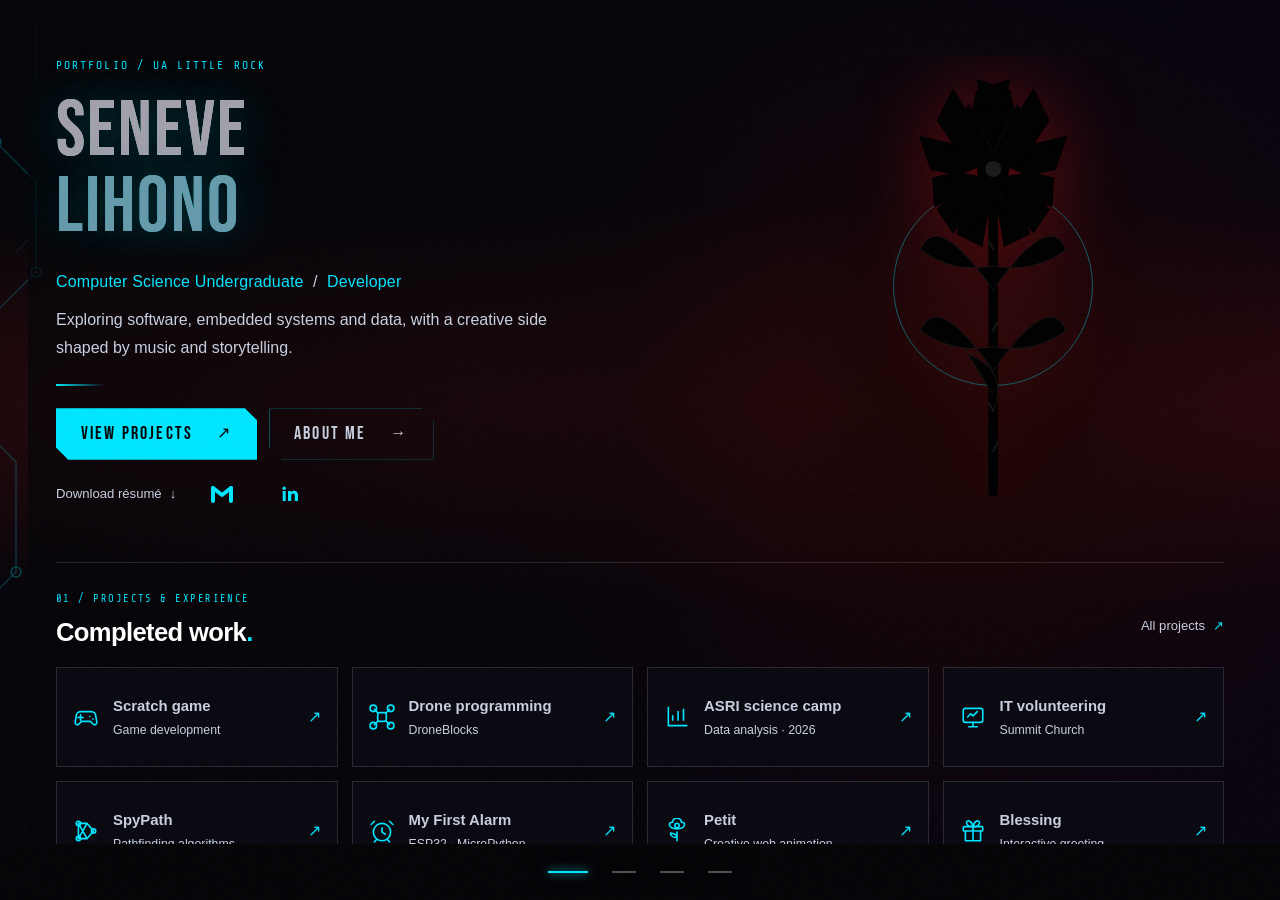
<file: index.html>
<!DOCTYPE html>
<html lang="en">
<head>
  <meta charset="UTF-8">
  <meta name="viewport" content="width=device-width, initial-scale=1.0">
  <title>SpinLight</title>
  <meta name="author" content="Seneve Lihono">
  <meta name="description" content="Seneve Lihono, computer science undergraduate at UA Little Rock. Explore completed projects in games, drone programming and research, or get in touch.">
  <link href="https://fonts.googleapis.com/css2?family=Bebas+Neue&family=Rajdhani:wght@300;400;600;700&family=Share+Tech+Mono&display=swap" rel="stylesheet">
  <link rel="icon" href="assets/logo.svg" type="image/svg+xml">
  <link rel="stylesheet" href="shared.css?v=20261102">
  <link rel="stylesheet" href="start.css?v=20261102">
  <link rel="stylesheet" href="readability.css?v=20261102">
  <link rel="stylesheet" href="home.css?v=20261102">
</head>
<body class="home-page">

  <div class="page" id="page">

    <!-- Fond dégradé sombre rouge -->
    <div class="s0-bg"></div>
    <div class="scanlines"></div>

    <!-- Circuit board décoratif gauche (cyan) -->
    <svg class="circuit" viewBox="0 0 220 800" fill="none" xmlns="http://www.w3.org/2000/svg">
      <path d="M40 0 L40 120 L80 160 L80 250 L20 310 L20 400 L60 440 L60 550 L30 580 L30 800"
            stroke="#00e5ff" stroke-width="1.5" opacity="0.5"/>
      <path d="M80 0 L80 60 L110 90 L110 180 L60 230"
            stroke="#00e5ff" stroke-width="1" opacity="0.3"/>
      <circle cx="40"  cy="120" r="5" fill="none" stroke="#00e5ff" stroke-width="1.5" opacity="0.7"/>
      <circle cx="80"  cy="250" r="5" fill="none" stroke="#00e5ff" stroke-width="1.5" opacity="0.7"/>
      <circle cx="20"  cy="400" r="5" fill="none" stroke="#00e5ff" stroke-width="1.5" opacity="0.7"/>
      <circle cx="60"  cy="550" r="5" fill="none" stroke="#00e5ff" stroke-width="1.5" opacity="0.7"/>
      <circle cx="110" cy="180" r="3" fill="none" stroke="#00e5ff" stroke-width="1"   opacity="0.5"/>
      <path d="M40 120 L10 120"  stroke="#00e5ff" stroke-width="1" opacity="0.4"/>
      <path d="M80 250 L120 250" stroke="#00e5ff" stroke-width="1" opacity="0.4"/>
      <path d="M20 400 L0 400"   stroke="#00e5ff" stroke-width="1" opacity="0.4"/>
    </svg>

    <main class="home-layout" id="main">
    <!-- La rose conserve son dessin, dans une zone réservée au décor. -->
<div class="dark-figure" aria-hidden="true">
  <div class="pulse-ring"></div>
  <div class="pulse-ring"></div>
  <div class="pulse-ring"></div>
  <svg class="figure-svg" viewBox="140 60 220 570" xmlns="http://www.w3.org/2000/svg">
    <defs>
      <!-- Dégradé pour les pétales (noir pur) -->
      <radialGradient id="blackPetalGradient" cx="50%" cy="50%" r="70%">
        <stop offset="0%" stop-color="#000000" />
        <stop offset="100%" stop-color="#000000" />
      </radialGradient>

      <!-- Lueur très subtile pour les bords (gris foncé) -->
      <radialGradient id="petalGlow" cx="50%" cy="50%" r="70%">
        <stop offset="0%" stop-color="#1a1a1a" stop-opacity="0.8" />
        <stop offset="100%" stop-color="#000000" stop-opacity="0.2" />
      </radialGradient>

      <!-- Dégradé pour les feuilles (noir) -->
      <linearGradient id="blackLeafGradient" x1="0%" y1="0%" x2="100%" y2="100%">
        <stop offset="0%" stop-color="#000000" />
        <stop offset="100%" stop-color="#000000" />
      </linearGradient>

      <!-- Filtre pour un effet de lueur très discrète -->
      <filter id="subtleGlow" x="-20%" y="-20%" width="140%" height="140%">
        <feGaussianBlur stdDeviation="2" result="blur" />
        <feComposite in="SourceGraphic" in2="blur" operator="over" />
      </filter>
    </defs>

    <!-- Tige noire avec épines (inchangée) -->
    <path d="M250 600 L250 200" stroke="#000000" stroke-width="12" stroke-linecap="round" />
    <path d="M250 300 L245 290" stroke="#1a1a1a" stroke-width="2" stroke-linecap="round" />
    <path d="M250 400 L255 390" stroke="#1a1a1a" stroke-width="2" stroke-linecap="round" />
    <path d="M250 500 L245 490" stroke="#1a1a1a" stroke-width="2" stroke-linecap="round" />
    <path d="M250 550 L255 540" stroke="#1a1a1a" stroke-width="2" stroke-linecap="round" />

    <!-- Feuilles noires (inchangées) -->
    <path d="M250 350 Q180 250 160 300 Q200 330 250 320 Q300 330 340 300 Q320 250 250 350"
          fill="url(#blackLeafGradient)" stroke="#1a1a1a" stroke-width="1" />
    <path d="M250 450 Q180 350 160 400 Q200 430 250 420 Q300 430 340 400 Q320 350 250 450"
          fill="url(#blackLeafGradient)" stroke="#1a1a1a" stroke-width="1" />
    <path d="M250 500 Q270 450 220 430 Q200 400 250 480"
          fill="url(#blackLeafGradient)" stroke="#1a1a1a" stroke-width="1" />

    <!-- Pétales de la rose noire (forme gothique et anguleuse) -->
    <!-- Pétale central -->
    <path d="M250 180 L220 120 L200 150 L220 180 L250 200 L280 180 L300 150 L280 120 Z"
          fill="url(#blackPetalGradient)" filter="url(#subtleGlow)" />

    <!-- Pétales supérieurs -->
    <path d="M250 180 L200 100 L180 140 L200 170 L250 190 L300 170 L320 140 L300 100 Z"
          fill="url(#blackPetalGradient)" transform="rotate(0 250 180)" />
    <path d="M250 180 L200 100 L180 140 L200 170 L250 190 L300 170 L320 140 L300 100 Z"
          fill="url(#blackPetalGradient)" transform="rotate(45 250 180)" />
    <path d="M250 180 L200 100 L180 140 L200 170 L250 190 L300 170 L320 140 L300 100 Z"
          fill="url(#blackPetalGradient)" transform="rotate(-45 250 180)" />

    <!-- Pétales inférieurs -->
    <path d="M250 220 L200 280 L180 250 L200 230 L250 210 L300 230 L320 250 L300 280 Z"
          fill="url(#blackPetalGradient)" transform="rotate(0 250 220)" />
    <path d="M250 220 L200 280 L180 250 L200 230 L250 210 L300 230 L320 250 L300 280 Z"
          fill="url(#blackPetalGradient)" transform="rotate(30 250 220)" />
    <path d="M250 220 L200 280 L180 250 L200 230 L250 210 L300 230 L320 250 L300 280 Z"
          fill="url(#blackPetalGradient)" transform="rotate(-30 250 220)" />

    <!-- Bords des pétales (lueur très subtile) -->
    <path d="M250 180 L220 120 L200 150 L220 180 L250 200 L280 180 L300 150 L280 120 Z"
          fill="none" stroke="url(#petalGlow)" stroke-width="1" />
    <path d="M250 220 L200 280 L180 250 L200 230 L250 210 L300 230 L320 250 L300 280 Z"
          fill="none" stroke="url(#petalGlow)" stroke-width="1" />

    <!-- Centre de la rose (noir) -->
    <circle cx="250" cy="200" r="20" fill="#000000" />
    <circle cx="250" cy="200" r="10" fill="#1a1a1a" />
  </svg>
</div>
    <!-- Contenu texte gauche -->
    <div class="s0-left">
      <div class="tag-line">PORTFOLIO / UA LITTLE ROCK</div>

      <header class="home-identity">
      <h1 class="big-name" aria-label="Seneve Lihono">
        <span class="glitch-wrap name-first" data-text="SENEVE">SENEVE</span>
        <span class="glitch-wrap" data-text="LIHONO">LIHONO</span>
      </h1>
      </header>

      <div class="home-details">
      <p class="sub-name">Computer Science Undergraduate <span aria-hidden="true">/</span> Developer</p>
      <p class="home-intro">Exploring software, embedded systems and data, with a creative side shaped by music and storytelling.</p>
      <div class="divider"></div>

      <!-- Actions principales ; les anneaux animent désormais la zone décorative. -->
      <div class="home-actions">
      <div class="btn-wrapper">
        <a class="start-btn home-primary" href="works/works.html" data-home-nav>
          VIEW PROJECTS <span class="arrow" aria-hidden="true">↗</span>
        </a>
      </div>
        <button class="start-btn home-profile-button" id="startBtn">
          ABOUT ME <span class="arrow" aria-hidden="true">→</span>
        </button>
      </div>

      <nav class="home-quick-links" aria-label="Contact and résumé">
        <a href="assets/seneve-lihono-resume.pdf?v=20261102" download="Seneve-Lihono-Resume.pdf">Download résumé <span aria-hidden="true">↓</span></a>
        <a class="contact-icon" href="mailto:slihono24@gmail.com" aria-label="Send me an email" title="Email"><img src="assets/gmail.svg" alt="" width="24" height="24"></a>
        <a class="contact-icon" href="https://www.linkedin.com/in/seneve-lihono-4189bb3b4" target="_blank" rel="noopener noreferrer" aria-label="LinkedIn profile" title="LinkedIn"><img src="assets/linkedin.svg" alt="" width="24" height="24"></a>
      </nav>
      </div>
    </div>

      <section class="home-completed" aria-labelledby="completed-heading">
        <div class="home-section-heading">
          <div><p class="home-eyebrow">01 / PROJECTS &amp; EXPERIENCE</p><h2 id="completed-heading">Completed work<span aria-hidden="true">.</span></h2></div>
          <a href="works/works.html" data-home-nav class="home-all-work">All projects <span aria-hidden="true">↗</span></a>
        </div>
        <div class="home-completed-grid">
          <a class="home-project" href="works/works.html?project=scratch" data-home-nav>
            <svg class="home-project-icon" aria-hidden="true" viewBox="0 0 24 24" fill="none" stroke="currentColor" stroke-width="1.5" stroke-linecap="round" stroke-linejoin="round"><path d="M7 7h10a4 4 0 0 1 4 4l1 6a2 2 0 0 1-3.5 1.5L16 16H8l-2.5 2.5A2 2 0 0 1 2 17l1-6a4 4 0 0 1 4-4Z"/><path d="M7 10v5M4.5 12.5h5M15.5 11.5h.01M18.5 14h.01"/></svg>
            <span><strong>Scratch game</strong><small>Game development</small></span>
            <span class="home-project-arrow" aria-hidden="true">↗</span>
          </a>
          <a class="home-project" href="works/works.html?project=drone" data-home-nav>
            <svg class="home-project-icon" aria-hidden="true" viewBox="0 0 24 24" fill="none" stroke="currentColor" stroke-width="1.5" stroke-linecap="round" stroke-linejoin="round"><rect x="8" y="8" width="8" height="8" rx="2"/><path d="m8 8-3-3m11 3 3-3M8 16l-3 3m11-3 3 3"/><circle cx="4" cy="4" r="3"/><circle cx="20" cy="4" r="3"/><circle cx="4" cy="20" r="3"/><circle cx="20" cy="20" r="3"/></svg>
            <span><strong>Drone programming</strong><small>DroneBlocks</small></span>
            <span class="home-project-arrow" aria-hidden="true">↗</span>
          </a>
          <a class="home-project" href="works/works.html?project=research" data-home-nav>
            <svg class="home-project-icon" aria-hidden="true" viewBox="0 0 24 24" fill="none" stroke="currentColor" stroke-width="1.5" stroke-linecap="round" stroke-linejoin="round"><path d="M4 3v17h17M8 15v-4m5 4V7m5 8V5"/></svg>
            <span><strong>ASRI science camp</strong><small>Data analysis · 2026</small></span>
            <span class="home-project-arrow" aria-hidden="true">↗</span>
          </a>
          <a class="home-project" href="works/works.html?project=church" data-home-nav>
            <svg class="home-project-icon" aria-hidden="true" viewBox="0 0 24 24" fill="none" stroke="currentColor" stroke-width="1.5" stroke-linecap="round" stroke-linejoin="round"><rect x="3" y="4" width="18" height="13" rx="2"/><path d="M8 21h8m-4-4v4m-5-9 3-3 2 2 4-4"/></svg>
            <span><strong>IT volunteering</strong><small>Summit Church</small></span>
            <span class="home-project-arrow" aria-hidden="true">↗</span>
          </a>
          <a class="home-project" href="works/works.html?project=spypath" data-home-nav>
            <svg class="home-project-icon" aria-hidden="true" viewBox="0 0 24 24" fill="none" stroke="currentColor" stroke-width="1.5" stroke-linecap="round" stroke-linejoin="round"><path d="M5 5h8l6 7-6 7H5V5Zm0 0 8 14M13 5 5 19"/><circle cx="5" cy="5" r="2"/><circle cx="19" cy="12" r="2"/><circle cx="5" cy="19" r="2"/></svg>
            <span><strong>SpyPath</strong><small>Pathfinding algorithms</small></span>
            <span class="home-project-arrow" aria-hidden="true">↗</span>
          </a>
          <a class="home-project" href="works/works.html?project=alarm" data-home-nav>
            <svg class="home-project-icon" aria-hidden="true" viewBox="0 0 24 24" fill="none" stroke="currentColor" stroke-width="1.5" stroke-linecap="round" stroke-linejoin="round"><circle cx="12" cy="13" r="8"/><path d="M12 9v4l3 2M5 3 2 6m17-3 3 3M7 20l-2 2m12-2 2 2"/></svg>
            <span><strong>My First Alarm</strong><small>ESP32 · MicroPython</small></span>
            <span class="home-project-arrow" aria-hidden="true">↗</span>
          </a>
          <a class="home-project" href="works/works.html?project=petit" data-home-nav>
            <svg class="home-project-icon" aria-hidden="true" viewBox="0 0 24 24" fill="none" stroke="currentColor" stroke-width="1.5" stroke-linecap="round" stroke-linejoin="round"><path d="M12 21v-8m0 5c-4 0-6-2-6-4 4 0 6 2 6 4Zm0-8C3 10 4 3 8 4c0-5 8-5 8 0 4-1 5 6-4 6Z"/><circle cx="12" cy="7" r="2"/></svg>
            <span><strong>Petit</strong><small>Creative web animation</small></span>
            <span class="home-project-arrow" aria-hidden="true">↗</span>
          </a>
          <a class="home-project" href="works/works.html?project=blessing" data-home-nav>
            <svg class="home-project-icon" aria-hidden="true" viewBox="0 0 24 24" fill="none" stroke="currentColor" stroke-width="1.5" stroke-linecap="round" stroke-linejoin="round"><rect x="3" y="8" width="18" height="4" rx="1"/><path d="M5 12v9h14v-9M12 8v13m0-13C4 8 5 1 9 3c2 1 3 5 3 5Zm0 0c8 0 7-7 3-5-2 1-3 5-3 5Z"/></svg>
            <span><strong>Blessing</strong><small>Interactive greeting</small></span>
            <span class="home-project-arrow" aria-hidden="true">↗</span>
          </a>
        </div>
      </section>
    </main>

  </div><!-- /page -->

  <!-- Points de progression -->
  <nav class="progress" aria-label="Portfolio pages">
    <a class="prog-dot active" href="index.html" aria-label="Home" aria-current="page"></a>
    <a class="prog-dot" href="whoiam/whoiam.html" aria-label="About me"></a>
    <a class="prog-dot" href="vision/vision.html" aria-label="Vision"></a>
    <a class="prog-dot" href="works/works.html" aria-label="Projects"></a>
  </nav>

  <script src="start.js?v=20261102"></script>
</body>
</html>
</file>
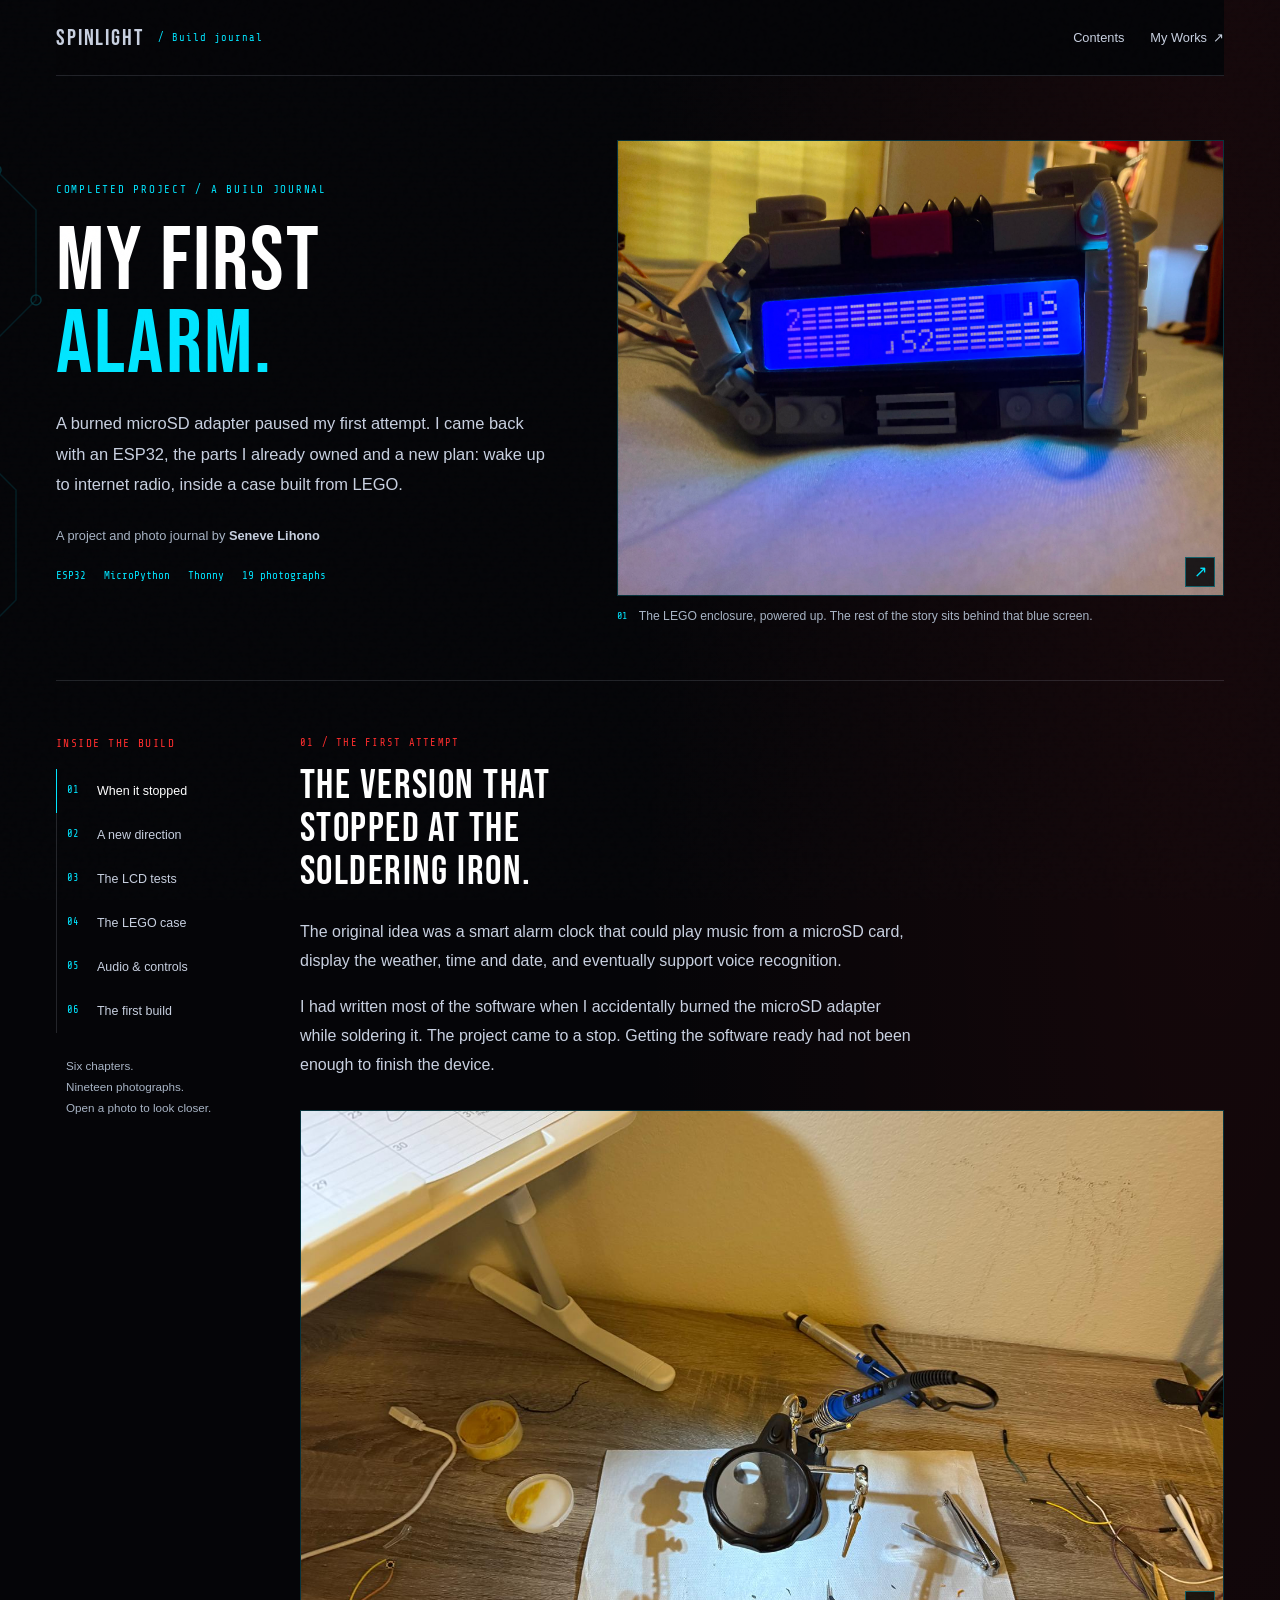
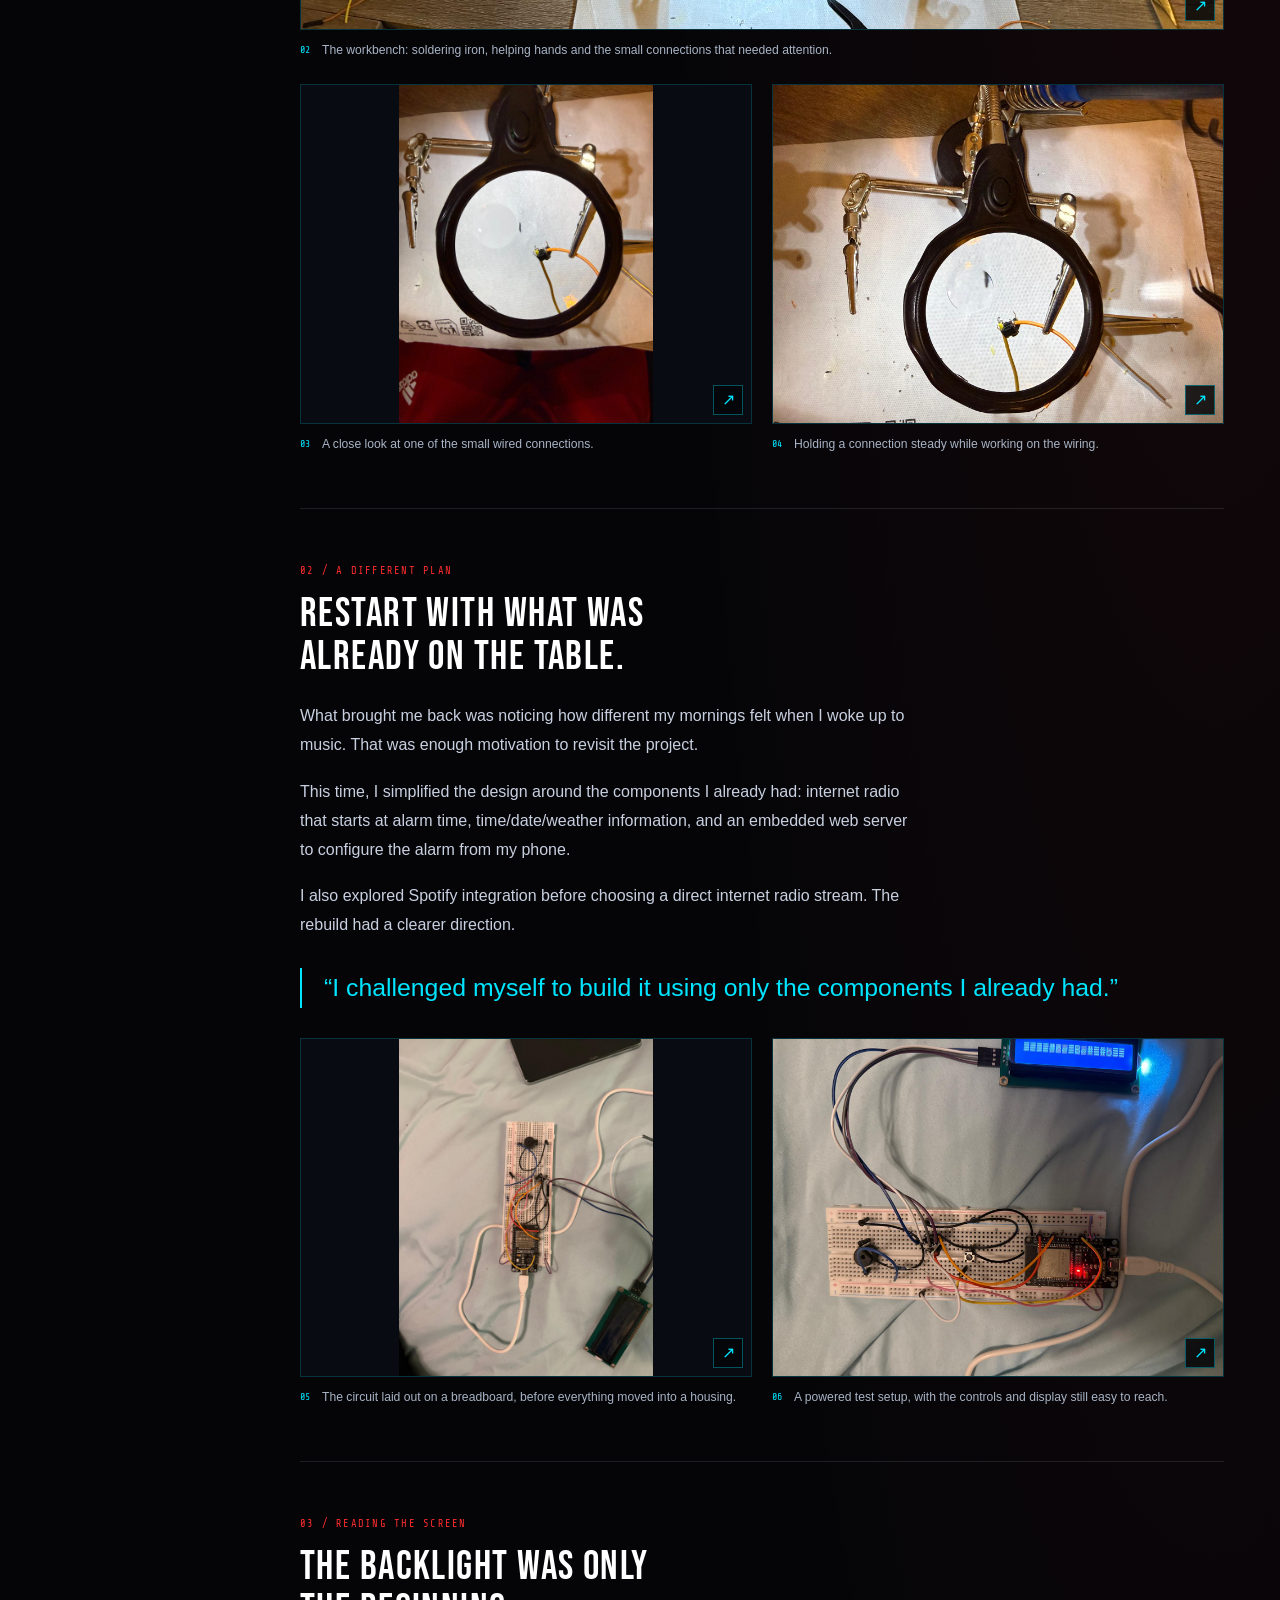
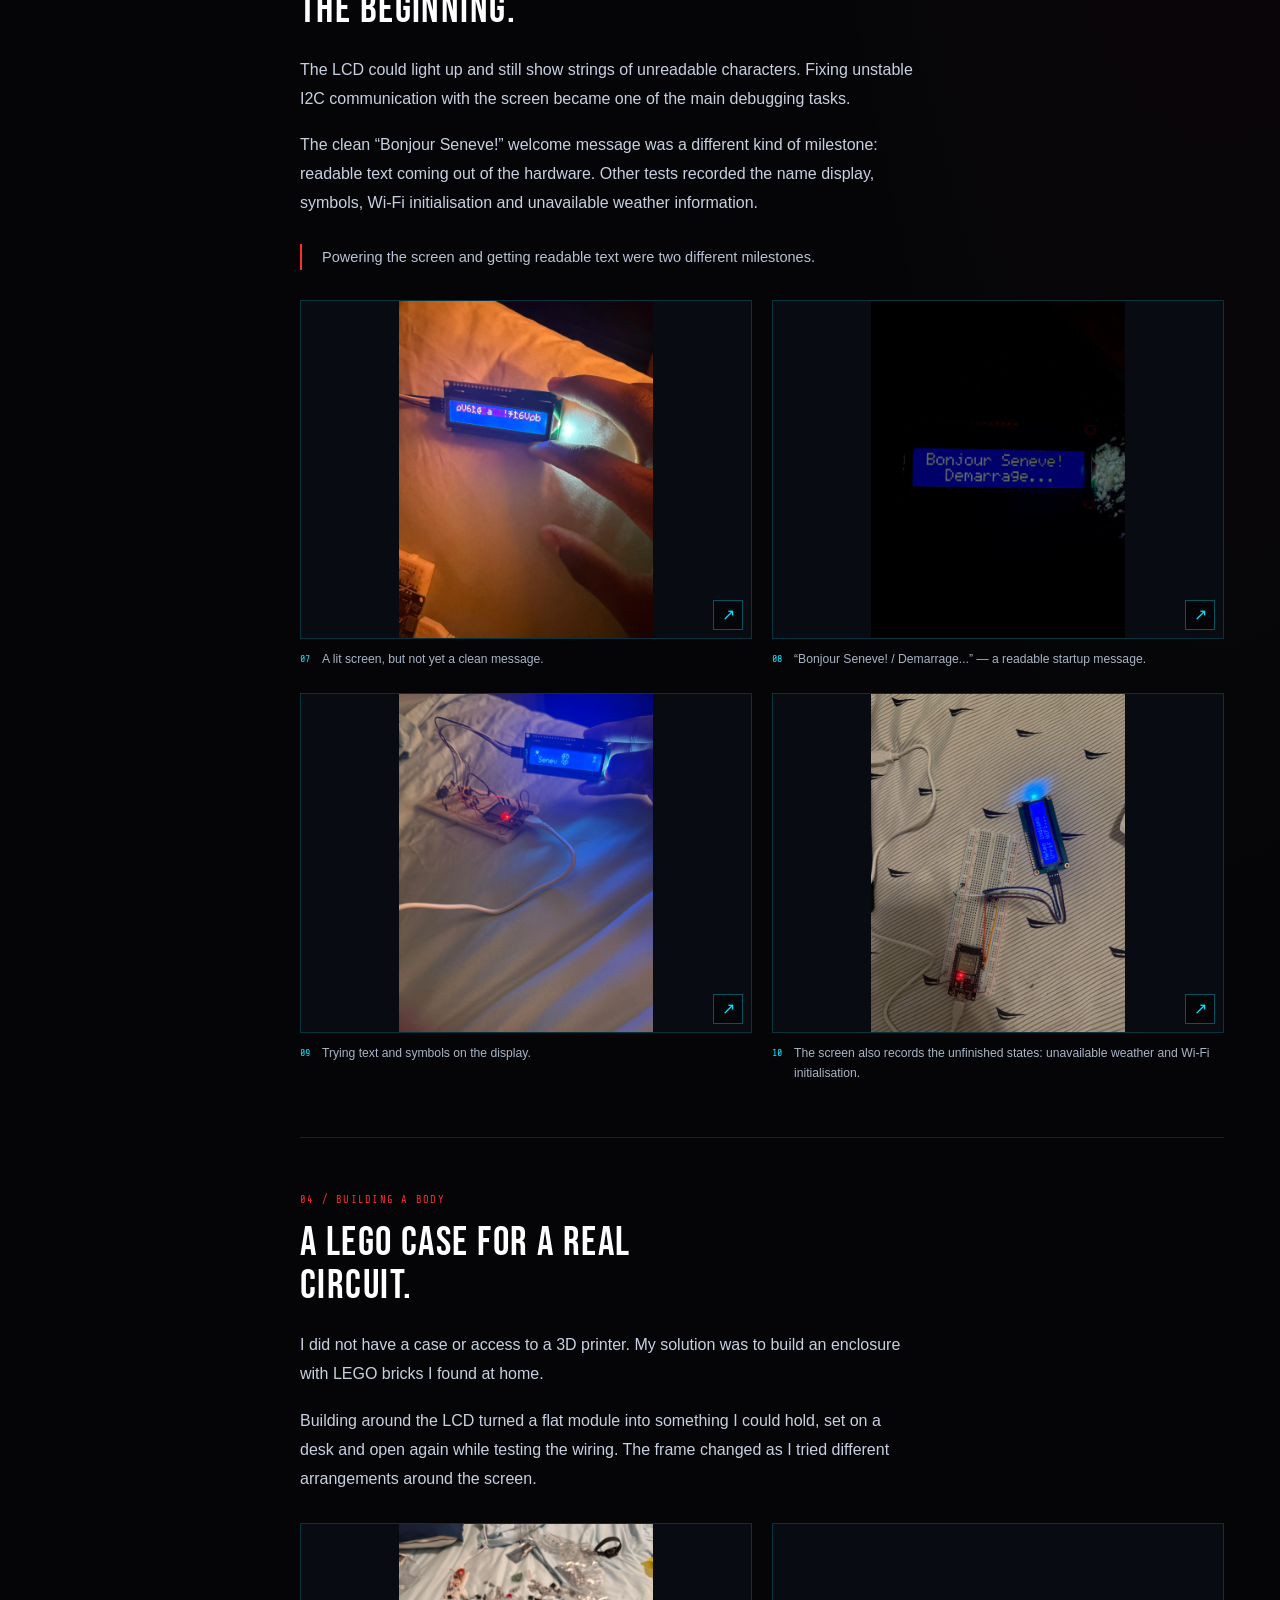
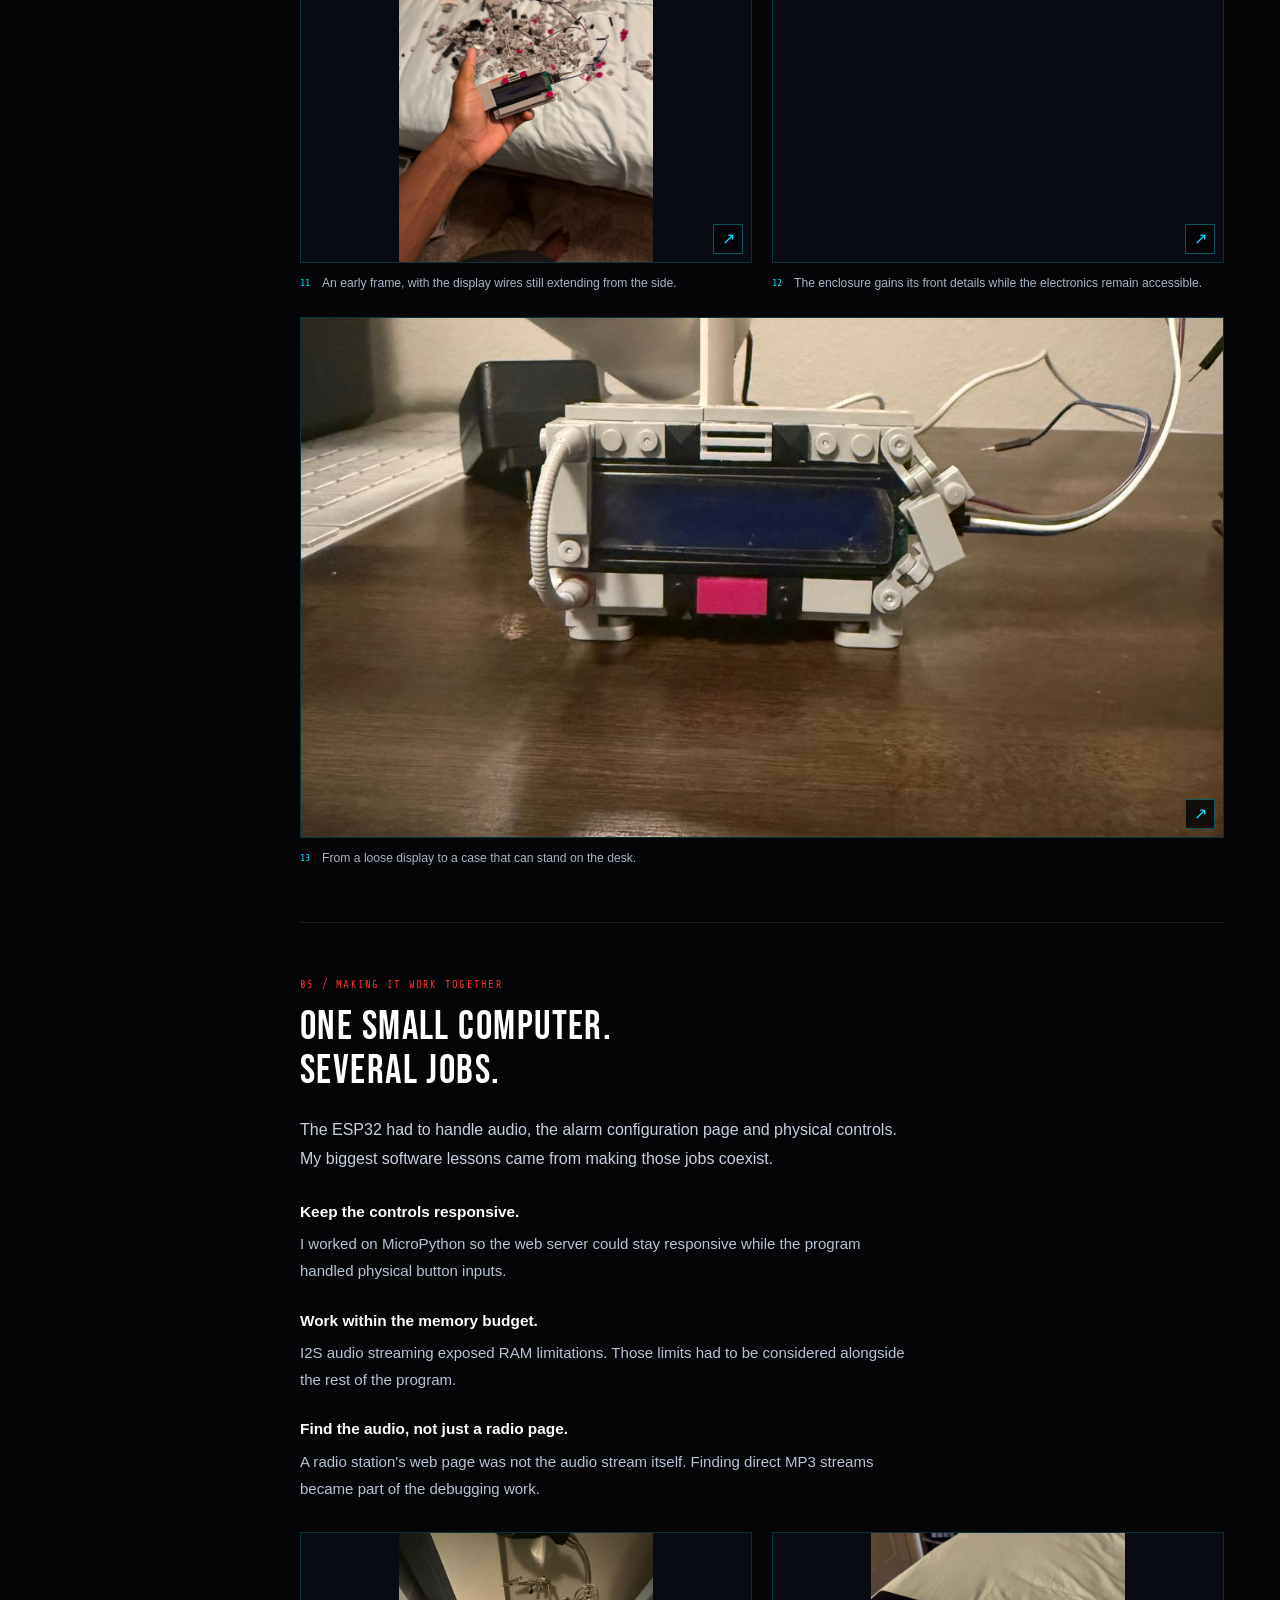
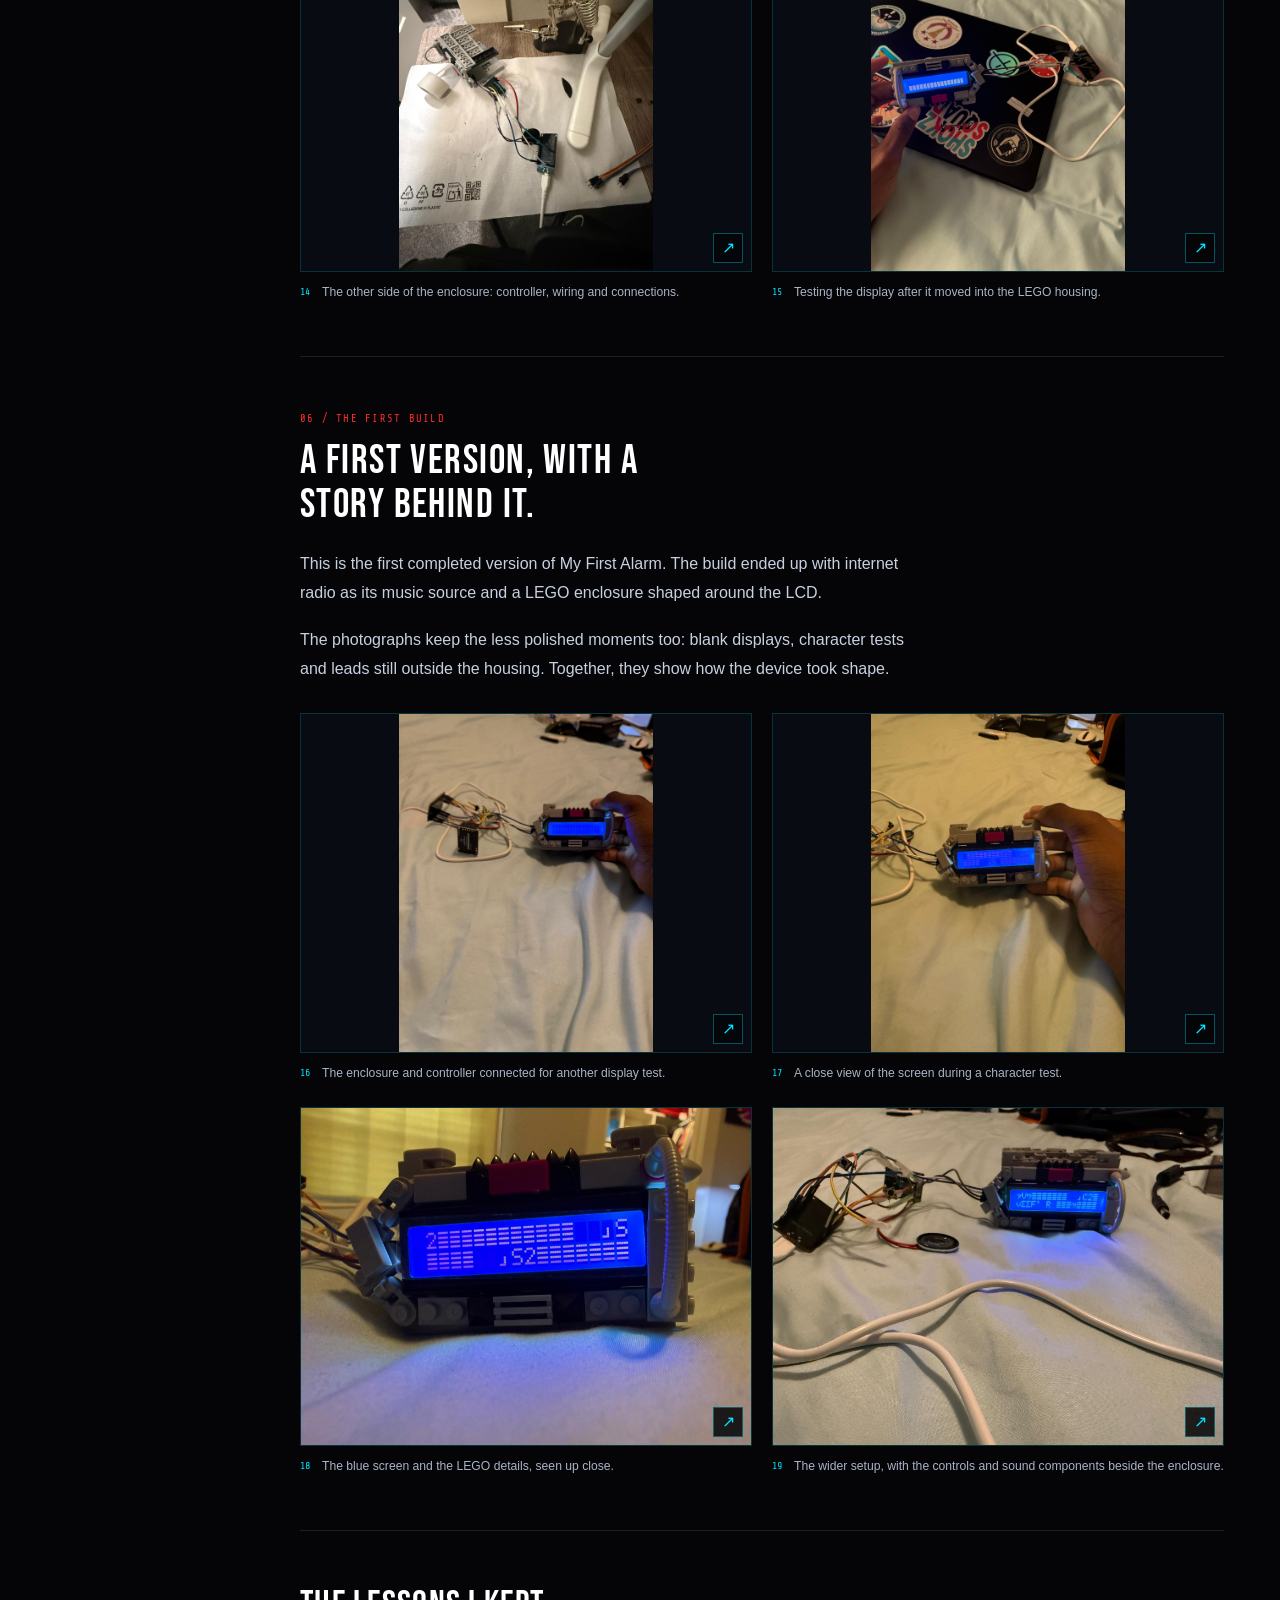
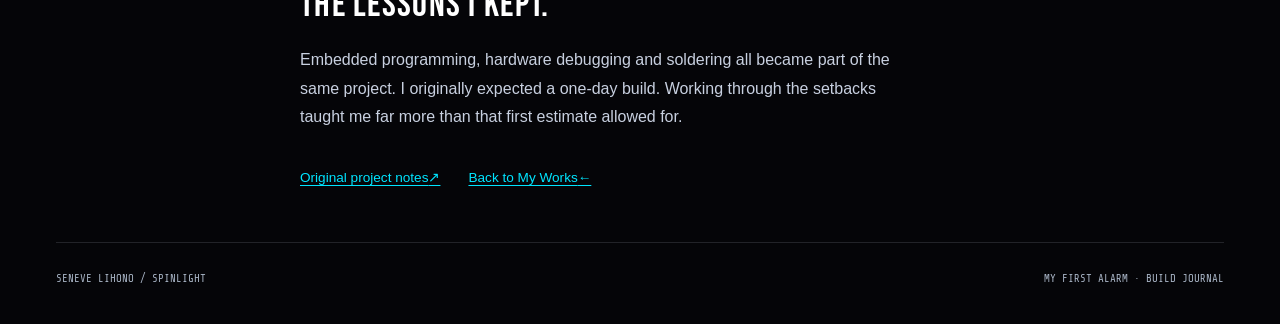
<file: projects/alarm.html>
<!DOCTYPE html>
<html lang="en" class="journal-document">
<head>
  <meta charset="UTF-8">
  <meta name="viewport" content="width=device-width, initial-scale=1.0">
  <title>My First Alarm — A Build Journal | Seneve Lihono</title>
  <meta name="author" content="Seneve Lihono">
  <meta name="description" content="The story of my ESP32 alarm clock: a microSD setback, LCD debugging, internet radio and a LEGO enclosure. A build journal in nineteen photographs.">
  <link rel="icon" href="../assets/logo.svg" type="image/svg+xml">
  <link href="https://fonts.googleapis.com/css2?family=Bebas+Neue&family=Rajdhani:wght@300;400;600;700&family=Share+Tech+Mono&display=swap" rel="stylesheet">
  <link rel="stylesheet" href="../shared.css?v=20261102">
  <link rel="stylesheet" href="alarm.css?v=20261102">
  <script src="alarm.js?v=20261102" defer></script>
</head>
<body class="journal-page">
  <a href="#journal-main" class="journal-skip">Skip to the journal</a>
  <div class="journal-progress" aria-hidden="true"></div>
  <div class="scanlines" aria-hidden="true"></div>
  <svg class="circuit" aria-hidden="true" viewBox="0 0 220 800" fill="none" xmlns="http://www.w3.org/2000/svg">
    <path d="M40 0 L40 120 L80 160 L80 250 L20 310 L20 400 L60 440 L60 550 L30 580 L30 800" stroke="#00e5ff" stroke-width="1.5" opacity=".4"/>
    <circle cx="40" cy="120" r="5" stroke="#00e5ff" stroke-width="1.5" opacity=".7"/>
    <circle cx="80" cy="250" r="5" stroke="#00e5ff" stroke-width="1.5" opacity=".7"/>
  </svg>

  <div class="journal-wrap">
    <header class="journal-header">
      <a class="journal-brand" href="../index.html">SpinLight <span>/ Build journal</span></a>
      <nav class="journal-header-links" aria-label="Journal navigation">
        <a href="#contents">Contents</a>
        <a href="../works/works.html?project=alarm">My Works <span aria-hidden="true">↗</span></a>
      </nav>
    </header>

    <main id="journal-main" tabindex="-1">
      <section class="journal-hero" aria-labelledby="journal-title">
        <div>
          <p class="journal-eyebrow">Completed project / A build journal</p>
          <h1 id="journal-title">My first<br> <span>alarm.</span></h1>
          <p class="journal-deck">A burned microSD adapter paused my first attempt. I came back with an ESP32, the parts I already owned and a new plan: wake up to internet radio, inside a case built from LEGO.</p>
          <p class="journal-byline">A project and photo journal by <strong>Seneve Lihono</strong></p>
          <p class="journal-meta"><span>ESP32</span><span>MicroPython</span><span>Thonny</span><span>19 photographs</span></p>
        </div>
        <figure class="journal-cover">
          <a class="journal-photo" data-photo href="../assets/alarm/finished-alarm.jpeg" aria-label="Enlarge photo: the powered LEGO alarm enclosure">
            <img src="../assets/alarm/finished-alarm.jpeg" alt="The grey and black LEGO enclosure around a powered blue LCD, with a pink accent above the screen." width="2048" height="1536" fetchpriority="high" decoding="async">
          </a>
          <figcaption><span>01</span>The LEGO enclosure, powered up. The rest of the story sits behind that blue screen.</figcaption>
        </figure>
      </section>

      <div class="journal-layout">
        <aside class="journal-contents" id="contents">
          <h2>Inside the build</h2>
          <nav aria-label="Journal chapters">
            <ol>
              <li><a href="#first-attempt"><span>01</span>When it stopped</a></li>
              <li><a href="#restart"><span>02</span>A new direction</a></li>
              <li><a href="#display"><span>03</span>The LCD tests</a></li>
              <li><a href="#enclosure"><span>04</span>The LEGO case</a></li>
              <li><a href="#integration"><span>05</span>Audio &amp; controls</a></li>
              <li><a href="#first-build"><span>06</span>The first build</a></li>
            </ol>
          </nav>
          <p>Six chapters.<br>Nineteen photographs.<br>Open a photo to look closer.</p>
        </aside>

        <article class="journal-article" aria-label="The story of My First Alarm">
          <section class="journal-entry" id="first-attempt">
            <p class="journal-entry-number">01 / THE FIRST ATTEMPT</p>
            <h2>The version that stopped at the soldering iron.</h2>
            <div class="journal-prose">
              <p>The original idea was a smart alarm clock that could play music from a microSD card, display the weather, time and date, and eventually support voice recognition.</p>
              <p>I had written most of the software when I accidentally burned the microSD adapter while soldering it. The project came to a stop. Getting the software ready had not been enough to finish the device.</p>
            </div>
            <div class="journal-gallery">
              <figure class="journal-wide">
                <a class="journal-photo" data-photo href="../assets/alarm/soldering-workbench.jpeg" aria-label="Enlarge photo: the soldering workbench">
                  <img src="../assets/alarm/soldering-workbench.jpeg" alt="A soldering iron, helping-hands magnifier, wires and small tools laid out on the workbench." width="1600" height="1200" loading="lazy" decoding="async">
                </a>
                <figcaption><span>02</span>The workbench: soldering iron, helping hands and the small connections that needed attention.</figcaption>
              </figure>
              <figure>
                <a class="journal-photo" data-photo href="../assets/alarm/button-solder-closeup.jpeg" aria-label="Enlarge photo: a small wired button under the magnifier">
                  <img src="../assets/alarm/button-solder-closeup.jpeg" alt="A small component and its orange and brown wires held under a helping-hands magnifier." width="1200" height="1600" loading="lazy" decoding="async">
                </a>
                <figcaption><span>03</span>A close look at one of the small wired connections.</figcaption>
              </figure>
              <figure>
                <a class="journal-photo" data-photo href="../assets/alarm/button-soldering.jpeg" aria-label="Enlarge photo: preparing a connection with the helping hands">
                  <img src="../assets/alarm/button-soldering.jpeg" alt="A wider view of the magnifier and clips supporting a small component during wiring work." width="1600" height="1200" loading="lazy" decoding="async">
                </a>
                <figcaption><span>04</span>Holding a connection steady while working on the wiring.</figcaption>
              </figure>
            </div>
          </section>

          <section class="journal-entry" id="restart">
            <p class="journal-entry-number">02 / A DIFFERENT PLAN</p>
            <h2>Restart with what was already on the table.</h2>
            <div class="journal-prose">
              <p>What brought me back was noticing how different my mornings felt when I woke up to music. That was enough motivation to revisit the project.</p>
              <p>This time, I simplified the design around the components I already had: internet radio that starts at alarm time, time/date/weather information, and an embedded web server to configure the alarm from my phone.</p>
              <p>I also explored Spotify integration before choosing a direct internet radio stream. The rebuild had a clearer direction.</p>
            </div>
            <blockquote class="journal-quote">“I challenged myself to build it using only the components I already had.”</blockquote>
            <div class="journal-gallery">
              <figure>
                <a class="journal-photo" data-photo href="../assets/alarm/breadboard-wiring.jpeg" aria-label="Enlarge photo: the first breadboard circuit">
                  <img src="../assets/alarm/breadboard-wiring.jpeg" alt="An ESP32 on a breadboard with buttons, a round sound component and wires leading to an unlit LCD." width="1200" height="1600" loading="lazy" decoding="async">
                </a>
                <figcaption><span>05</span>The circuit laid out on a breadboard, before everything moved into a housing.</figcaption>
              </figure>
              <figure>
                <a class="journal-photo" data-photo href="../assets/alarm/powered-breadboard.jpeg" aria-label="Enlarge photo: the powered ESP32 breadboard">
                  <img src="../assets/alarm/powered-breadboard.jpeg" alt="The powered ESP32 and several wired buttons on a breadboard, with the blue LCD above it." width="1600" height="1200" loading="lazy" decoding="async">
                </a>
                <figcaption><span>06</span>A powered test setup, with the controls and display still easy to reach.</figcaption>
              </figure>
            </div>
          </section>

          <section class="journal-entry" id="display">
            <p class="journal-entry-number">03 / READING THE SCREEN</p>
            <h2>The backlight was only the beginning.</h2>
            <div class="journal-prose">
              <p>The LCD could light up and still show strings of unreadable characters. Fixing unstable I2C communication with the screen became one of the main debugging tasks.</p>
              <p>The clean “Bonjour Seneve!” welcome message was a different kind of milestone: readable text coming out of the hardware. Other tests recorded the name display, symbols, Wi-Fi initialisation and unavailable weather information.</p>
            </div>
            <p class="journal-note">Powering the screen and getting readable text were two different milestones.</p>
            <div class="journal-gallery">
              <figure>
                <a class="journal-photo" data-photo href="../assets/alarm/first-lcd-characters.jpeg" aria-label="Enlarge photo: unreadable characters on the LCD">
                  <img src="../assets/alarm/first-lcd-characters.jpeg" alt="The bare blue LCD held in a hand, showing a row of mixed, unreadable characters." width="1200" height="1600" loading="lazy" decoding="async">
                </a>
                <figcaption><span>07</span>A lit screen, but not yet a clean message.</figcaption>
              </figure>
              <figure>
                <a class="journal-photo" data-photo href="../assets/alarm/welcome-message.jpeg" aria-label="Enlarge photo: the Bonjour Seneve welcome message">
                  <img src="../assets/alarm/welcome-message.jpeg" alt="The blue LCD clearly reads Bonjour Seneve! and Demarrage... against a dark background." width="1200" height="1600" loading="lazy" decoding="async">
                </a>
                <figcaption><span>08</span>“Bonjour Seneve! / Demarrage...” — a readable startup message.</figcaption>
              </figure>
              <figure>
                <a class="journal-photo" data-photo href="../assets/alarm/name-and-symbols.jpeg" aria-label="Enlarge photo: testing a name and symbols on the LCD">
                  <img src="../assets/alarm/name-and-symbols.jpeg" alt="The connected LCD shows a name and small symbols while the ESP32 sits on a breadboard below." width="1200" height="1600" loading="lazy" decoding="async">
                </a>
                <figcaption><span>09</span>Trying text and symbols on the display.</figcaption>
              </figure>
              <figure>
                <a class="journal-photo" data-photo href="../assets/alarm/weather-wifi-test.jpeg" aria-label="Enlarge photo: the weather and Wi-Fi test message">
                  <img src="../assets/alarm/weather-wifi-test.jpeg" alt="A breadboard setup whose LCD reports Meteo indispo and Init WiFi..." width="1200" height="1600" loading="lazy" decoding="async">
                </a>
                <figcaption><span>10</span>The screen also records the unfinished states: unavailable weather and Wi-Fi initialisation.</figcaption>
              </figure>
            </div>
          </section>

          <section class="journal-entry" id="enclosure">
            <p class="journal-entry-number">04 / BUILDING A BODY</p>
            <h2>A LEGO case for a real circuit.</h2>
            <div class="journal-prose">
              <p>I did not have a case or access to a 3D printer. My solution was to build an enclosure with LEGO bricks I found at home.</p>
              <p>Building around the LCD turned a flat module into something I could hold, set on a desk and open again while testing the wiring. The frame changed as I tried different arrangements around the screen.</p>
            </div>
            <div class="journal-gallery">
              <figure>
                <a class="journal-photo" data-photo href="../assets/alarm/building-the-lego-frame.jpeg" aria-label="Enlarge photo: the early LEGO frame">
                  <img src="../assets/alarm/building-the-lego-frame.jpeg" alt="An early grey LEGO frame with pink accents around the LCD, held above loose bricks and electronic parts." width="1200" height="1600" loading="lazy" decoding="async">
                </a>
                <figcaption><span>11</span>An early frame, with the display wires still extending from the side.</figcaption>
              </figure>
              <figure>
                <a class="journal-photo" data-photo href="../assets/alarm/case-and-loose-leads.jpeg" aria-label="Enlarge photo: the more detailed LEGO enclosure">
                  <img src="../assets/alarm/case-and-loose-leads.jpeg" alt="The grey and black enclosure with more front detail, held above the remaining LEGO pieces." width="1200" height="1600" loading="lazy" decoding="async">
                </a>
                <figcaption><span>12</span>The enclosure gains its front details while the electronics remain accessible.</figcaption>
              </figure>
              <figure class="journal-wide">
                <a class="journal-photo" data-photo href="../assets/alarm/case-on-the-desk.jpeg" aria-label="Enlarge photo: the enclosure standing on the desk">
                  <img src="../assets/alarm/case-on-the-desk.jpeg" alt="The LEGO alarm enclosure standing on a wooden desk with an unlit screen and exposed leads." width="1200" height="1600" loading="lazy" decoding="async">
                </a>
                <figcaption><span>13</span>From a loose display to a case that can stand on the desk.</figcaption>
              </figure>
            </div>
          </section>

          <section class="journal-entry" id="integration">
            <p class="journal-entry-number">05 / MAKING IT WORK TOGETHER</p>
            <h2>One small computer. Several jobs.</h2>
            <div class="journal-prose">
              <p>The ESP32 had to handle audio, the alarm configuration page and physical controls. My biggest software lessons came from making those jobs coexist.</p>
            </div>
            <div class="journal-debug-notes">
              <div><h3>Keep the controls responsive.</h3><p>I worked on MicroPython so the web server could stay responsive while the program handled physical button inputs.</p></div>
              <div><h3>Work within the memory budget.</h3><p>I2S audio streaming exposed RAM limitations. Those limits had to be considered alongside the rest of the program.</p></div>
              <div><h3>Find the audio, not just a radio page.</h3><p>A radio station's web page was not the audio stream itself. Finding direct MP3 streams became part of the debugging work.</p></div>
            </div>
            <div class="journal-gallery">
              <figure>
                <a class="journal-photo" data-photo href="../assets/alarm/electronics-behind-the-case.jpeg" aria-label="Enlarge photo: the electronics behind the enclosure">
                  <img src="../assets/alarm/electronics-behind-the-case.jpeg" alt="The back of the LEGO display housing connected to an ESP32 and a small sound component by exposed wires." width="1200" height="1600" loading="lazy" decoding="async">
                </a>
                <figcaption><span>14</span>The other side of the enclosure: controller, wiring and connections.</figcaption>
              </figure>
              <figure>
                <a class="journal-photo" data-photo href="../assets/alarm/enclosure-on-the-bench.jpeg" aria-label="Enlarge photo: another powered enclosure test">
                  <img src="../assets/alarm/enclosure-on-the-bench.jpeg" alt="The enclosed LCD powered on beside a connected ESP32 and external wiring on a sticker-covered surface." width="1200" height="1600" loading="lazy" decoding="async">
                </a>
                <figcaption><span>15</span>Testing the display after it moved into the LEGO housing.</figcaption>
              </figure>
            </div>
          </section>

          <section class="journal-entry" id="first-build">
            <p class="journal-entry-number">06 / THE FIRST BUILD</p>
            <h2>A first version, with a story behind it.</h2>
            <div class="journal-prose">
              <p>This is the first completed version of My First Alarm. The build ended up with internet radio as its music source and a LEGO enclosure shaped around the LCD.</p>
              <p>The photographs keep the less polished moments too: blank displays, character tests and leads still outside the housing. Together, they show how the device took shape.</p>
            </div>
            <div class="journal-gallery">
              <figure>
                <a class="journal-photo" data-photo href="../assets/alarm/enclosed-display-test.jpeg" aria-label="Enlarge photo: the enclosed display and controller together">
                  <img src="../assets/alarm/enclosed-display-test.jpeg" alt="The lit display in its LEGO case held in one hand, connected to the ESP32 and external wiring." width="1200" height="1600" loading="lazy" decoding="async">
                </a>
                <figcaption><span>16</span>The enclosure and controller connected for another display test.</figcaption>
              </figure>
              <figure>
                <a class="journal-photo" data-photo href="../assets/alarm/enclosure-character-test.jpeg" aria-label="Enlarge photo: a character test inside the finished housing">
                  <img src="../assets/alarm/enclosure-character-test.jpeg" alt="The LEGO housing held close to the camera, its blue LCD displaying rows of test characters." width="1200" height="1600" loading="lazy" decoding="async">
                </a>
                <figcaption><span>17</span>A close view of the screen during a character test.</figcaption>
              </figure>
              <figure>
                <a class="journal-photo" data-photo href="../assets/alarm/lego-alarm-closeup.jpeg" aria-label="Enlarge photo: the powered enclosure close up">
                  <img src="../assets/alarm/lego-alarm-closeup.jpeg" alt="A close front view of the powered alarm enclosure, with its blue LCD and grey LEGO details." width="1600" height="1200" loading="lazy" decoding="async">
                </a>
                <figcaption><span>18</span>The blue screen and the LEGO details, seen up close.</figcaption>
              </figure>
              <figure>
                <a class="journal-photo" data-photo href="../assets/alarm/connected-speaker-and-display.jpeg" aria-label="Enlarge photo: the display with external controls and speaker">
                  <img src="../assets/alarm/connected-speaker-and-display.jpeg" alt="The powered LEGO display case with wired buttons, an ESP32 and a small speaker laid out beside it." width="1600" height="1200" loading="lazy" decoding="async">
                </a>
                <figcaption><span>19</span>The wider setup, with the controls and sound components beside the enclosure.</figcaption>
              </figure>
            </div>
          </section>

          <section class="journal-end" aria-labelledby="journal-takeaway">
            <h2 id="journal-takeaway">The lessons I kept.</h2>
            <p>Embedded programming, hardware debugging and soldering all became part of the same project. I originally expected a one-day build. Working through the setbacks taught me far more than that first estimate allowed for.</p>
            <div class="journal-end-links">
              <a href="https://github.com/slihono/my-mini-site" target="_blank" rel="noopener noreferrer">Original project notes <span aria-hidden="true">↗</span></a>
              <a href="../works/works.html?project=alarm">Back to My Works <span aria-hidden="true">←</span></a>
            </div>
          </section>
        </article>
      </div>
    </main>
    <footer class="journal-footer"><span>SENEVE LIHONO / SPINLIGHT</span><span>MY FIRST ALARM · BUILD JOURNAL</span></footer>
  </div>

  <dialog class="journal-lightbox" id="journal-lightbox" aria-labelledby="journal-viewer-title" aria-describedby="journal-viewer-caption">
    <div class="journal-viewer-top"><h2 id="journal-viewer-title">From the build journal</h2><button type="button" id="journal-viewer-close" aria-label="Close photo">Close <span aria-hidden="true">×</span></button></div>
    <img id="journal-viewer-image" alt="">
    <p id="journal-viewer-error" role="status" hidden>This photo could not be loaded. Try another photograph.</p>
    <div class="journal-viewer-controls">
      <button type="button" id="journal-viewer-prev" aria-label="Previous photo">←</button>
      <div><p class="journal-photo-counter" id="journal-viewer-counter" aria-live="polite"></p><p id="journal-viewer-caption"></p></div>
      <button type="button" id="journal-viewer-next" aria-label="Next photo">→</button>
    </div>
  </dialog>
</body>
</html>
</file>
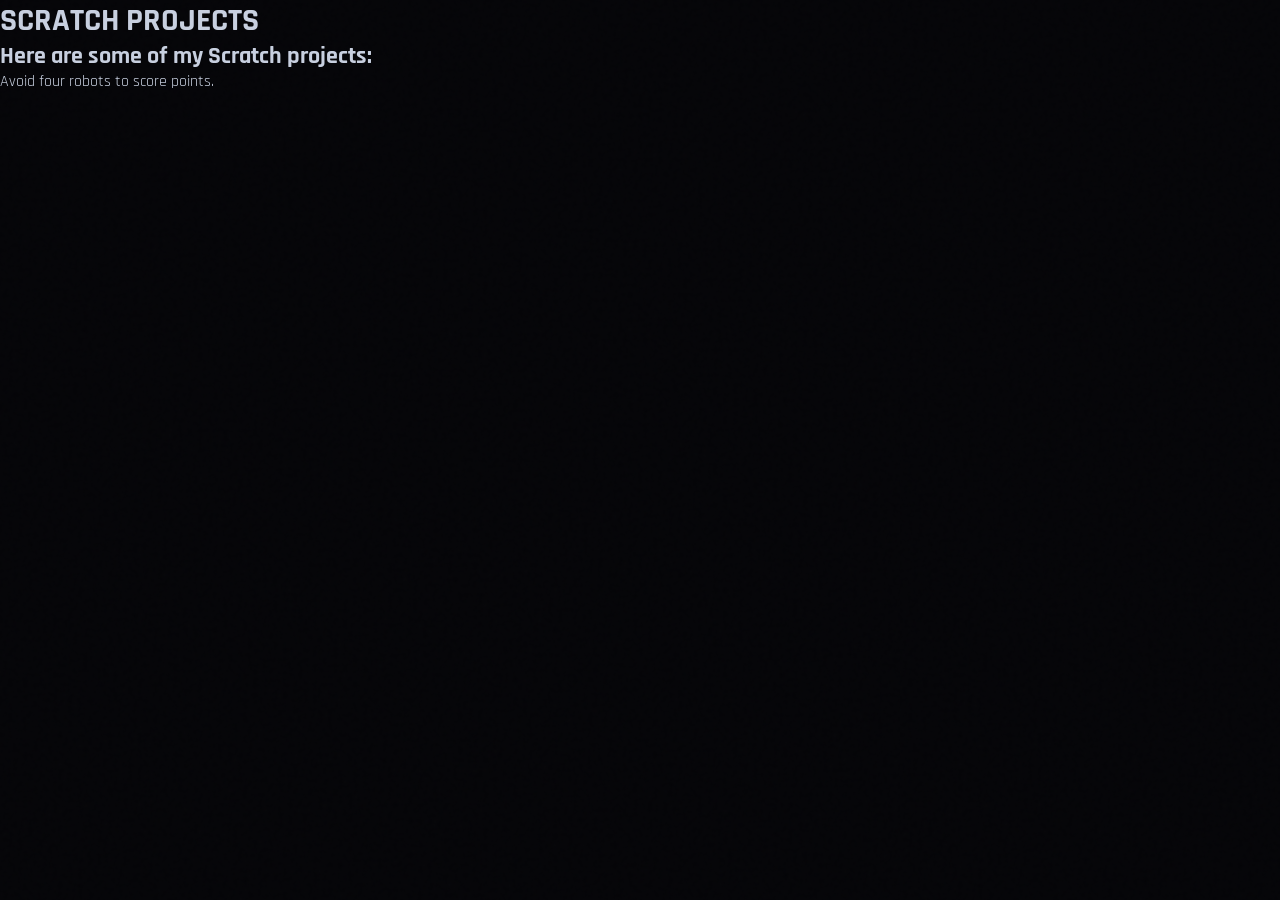
<file: projects/scratch.html>
<!DOCTYPE html>
<html lang="en">
<head>
  <meta charset="UTF-8">
  <meta name="viewport" content="width=device-width, initial-scale=1.0">
  <title>Scratch Projects</title>
  <meta name="author" content="Seneve Lihono">
  <link href="https://fonts.googleapis.com/css2?family=Bebas+Neue&family=Rajdhani:wght@300;400;600;700&family=Share+Tech+Mono&display=swap" rel="stylesheet">
  <link rel="icon" href="../assets/logo.svg" type="image/svg+xml">
  <link rel="stylesheet" href="../shared.css?v=20261102">
  <link rel="stylesheet" href="../works/css/works.css?v=20261102">
  <link rel="stylesheet" href="../readability.css?v=20261102">
</head>
<body>
  <header>
    <h1>SCRATCH PROJECTS</h1>
  </header>
  <main>
    <h2>Here are some of my Scratch projects:</h2>
    <p>Avoid four robots to score points.</p>
    <iframe src="https://scratch.mit.edu/projects/1331639671/embed" allowtransparency="true" width="485" height="402" frameborder="0" scrolling="no" allowfullscreen></iframe>
  </main>
</body>
</html>
</file>
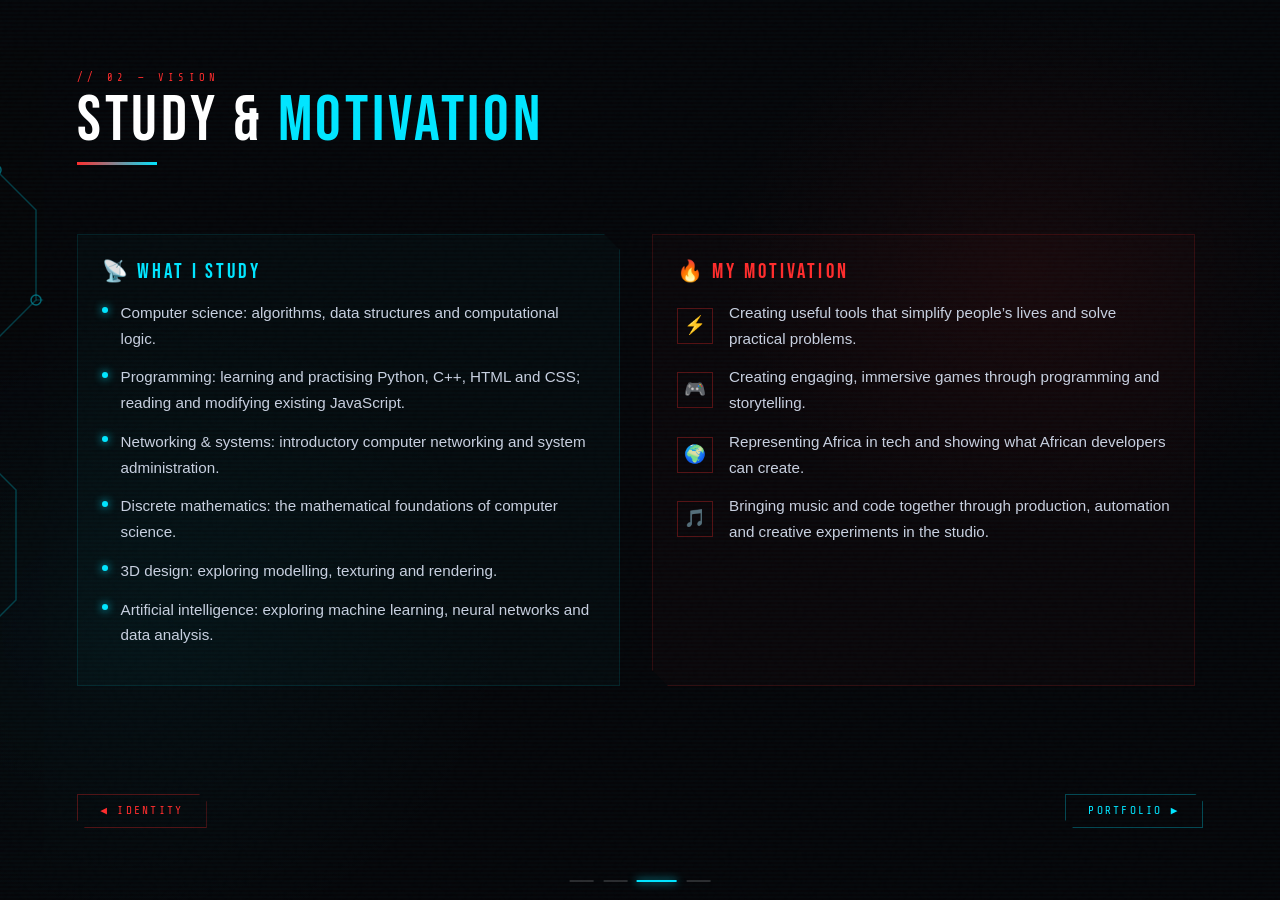
<file: vision/vision.html>
<!DOCTYPE html>
<html lang="en">
<head>
  <meta charset="UTF-8">
  <meta name="viewport" content="width=device-width, initial-scale=1.0">
  <title>Vision</title>
  <meta name="author" content="Seneve Lihono">
  <link href="https://fonts.googleapis.com/css2?family=Bebas+Neue&family=Rajdhani:wght@300;400;600;700&family=Share+Tech+Mono&display=swap" rel="stylesheet">
  <link rel="icon" href="../assets/logo.svg" type="image/svg+xml">
  <link rel="stylesheet" href="../shared.css?v=20261102">
  <link rel="stylesheet" href="css/vision.css?v=20261102">
  <link rel="stylesheet" href="../readability.css?v=20261102">
</head>
<body>

  <div class="page" id="page">

    <!-- Fond -->
    <div class="s2-bg"></div>
    <div class="scanlines"></div>

    <!-- Circuit board cyan -->
    <svg class="circuit" viewBox="0 0 220 800" fill="none" xmlns="http://www.w3.org/2000/svg">
      <path d="M40 0 L40 120 L80 160 L80 250 L20 310 L20 400 L60 440 L60 550 L30 580 L30 800"
            stroke="#00e5ff" stroke-width="1.5" opacity="0.4"/>
      <circle cx="40" cy="120" r="5" fill="none" stroke="#00e5ff" stroke-width="1.5" opacity="0.7"/>
      <circle cx="80" cy="250" r="5" fill="none" stroke="#00e5ff" stroke-width="1.5" opacity="0.7"/>
      <circle cx="20" cy="400" r="5" fill="none" stroke="#00e5ff" stroke-width="1.5" opacity="0.7"/>
      <path d="M40 120 L10 120"  stroke="#00e5ff" stroke-width="1" opacity="0.4"/>
      <path d="M80 250 L120 250" stroke="#00e5ff" stroke-width="1" opacity="0.4"/>
    </svg>

    <!-- En-tête -->
    <div class="slide-header">
      <div class="section-num">// 02 — VISION</div>
      <div class="section-title">STUDY &amp; <em>MOTIVATION</em></div>
      <div class="title-bar"></div>
    </div>

    <!-- Deux blocs côte à côte -->
    <div class="two-col">

      <!-- Bloc gauche : Ce que j'étudie -->
      <div class="info-block">
        <div class="block-title">📡 What I Study</div>

        <div class="study-item">
          <div class="study-dot"></div>
          <div class="study-text">Computer science: algorithms, data structures and computational logic.</div>
        </div>
        <div class="study-item">
          <div class="study-dot"></div>
          <div class="study-text">Programming: learning and practising Python, C++, HTML and CSS; reading and modifying existing JavaScript.</div>
        </div>
        <div class="study-item">
          <div class="study-dot"></div>
          <div class="study-text">Networking &amp; systems: introductory computer networking and system administration.</div>
        </div>
        <div class="study-item">
          <div class="study-dot"></div>
          <div class="study-text">Discrete mathematics: the mathematical foundations of computer science.</div>
        </div>
        <div class="study-item">
          <div class="study-dot"></div>
          <div class="study-text">3D design: exploring modelling, texturing and rendering.</div>
        </div>
        <div class="study-item">
          <div class="study-dot"></div>
          <div class="study-text">Artificial intelligence: exploring machine learning, neural networks and data analysis.</div>
        </div>
      </div>

      <!-- Bloc droit : Ce qui me motive -->
      <div class="info-block red-block">
        <div class="block-title">🔥 My Motivation</div>

        <div class="motiv-item">
          <div class="motiv-icon">⚡</div>
          <div class="study-text">Creating useful tools that simplify people’s lives and solve practical problems.</div>
        </div>
        <div class="motiv-item">
          <div class="motiv-icon">🎮</div>
          <div class="study-text">Creating engaging, immersive games through programming and storytelling.</div>
        </div>
        <div class="motiv-item">
          <div class="motiv-icon">🌍</div>
          <div class="study-text">Representing Africa in tech and showing what African developers can create.</div>
        </div>
        <div class="motiv-item">
          <div class="motiv-icon">🎵</div>
          <div class="study-text">Bringing music and code together through production, automation and creative experiments in the studio.</div>
        </div>
      </div>

    </div><!-- /two-col -->

    <!-- Navigation -->
    <button class="nav-arrow nav-prev" id="btnPrev">◀ IDENTITY</button>
    <button class="nav-arrow nav-next" id="btnNext">PORTFOLIO ▶</button>

  </div><!-- /page -->

  <!-- Points de progression -->
  <div class="progress">
    <a class="prog-dot" href="../index.html"></a>
    <a class="prog-dot" href="../whoiam/whoiam.html"></a>
    <span class="prog-dot active"></span>
    <a class="prog-dot" href="../works/works.html"></a>
  </div>

  <script src="../vision/js/vision.js?v=20261102"></script>
</body>
</html>
</file>
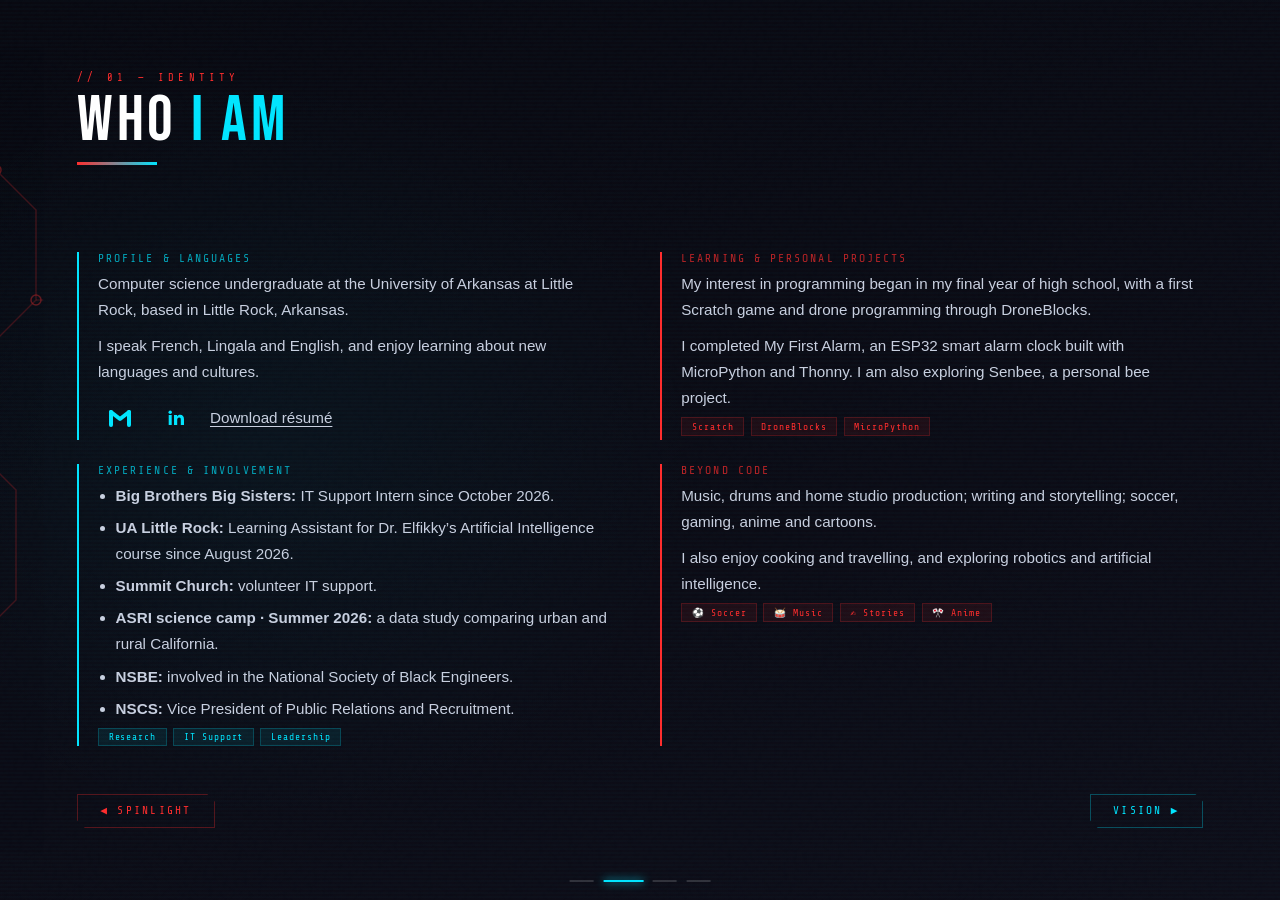
<file: whoiam/whoiam.html>
<!DOCTYPE html>
<html lang="en">
<head>
  <meta charset="UTF-8">
  <meta name="viewport" content="width=device-width, initial-scale=1.0">
  <title>Identity</title>
  <meta name="author" content="Seneve Lihono">
  <link href="https://fonts.googleapis.com/css2?family=Bebas+Neue&family=Rajdhani:wght@300;400;600;700&family=Share+Tech+Mono&display=swap" rel="stylesheet">
  <link rel="icon" href="../assets/logo.svg" type="image/svg+xml">
  <link rel="stylesheet" href="../shared.css?v=20261102">
  <link rel="stylesheet" href="../whoiam/css/whoiam.css?v=20261102">
  <link rel="stylesheet" href="../readability.css?v=20261102">
</head>
<body>

  <div class="page" id="page">

    <!-- Fond -->
    <div class="s1-bg"></div>
    <div class="scanlines"></div>

    <!-- Circuit board rouge -->
    <svg class="circuit" viewBox="0 0 220 800" fill="none" xmlns="http://www.w3.org/2000/svg">
      <path d="M40 0 L40 120 L80 160 L80 250 L20 310 L20 400 L60 440 L60 550 L30 580 L30 800"
            stroke="#ff2d2d" stroke-width="1.5" opacity="0.35"/>
      <circle cx="40" cy="120" r="5" fill="none" stroke="#ff2d2d" stroke-width="1.5" opacity="0.6"/>
      <circle cx="80" cy="250" r="5" fill="none" stroke="#ff2d2d" stroke-width="1.5" opacity="0.6"/>
      <circle cx="20" cy="400" r="5" fill="none" stroke="#ff2d2d" stroke-width="1.5" opacity="0.6"/>
      <path d="M40 120 L10 120"  stroke="#ff2d2d" stroke-width="1" opacity="0.4"/>
      <path d="M80 250 L120 250" stroke="#ff2d2d" stroke-width="1" opacity="0.4"/>
    </svg>

    <!-- En-tête -->
    <div class="slide-header">
      <div class="section-num">// 01 — IDENTITY</div>
      <div class="section-title">WHO <em>I AM</em></div>
      <div class="title-bar"></div>
    </div>

    <!-- Grille de 4 cartes bio -->
    <div class="bio-grid">
      <div class="bio-card">
        <div class="bio-label">Profile &amp; Languages</div>
        <div class="bio-text">
          <p>Computer science undergraduate at the University of Arkansas at Little Rock, based in Little Rock, Arkansas.</p>
          <p>I speak French, Lingala and English, and enjoy learning about new languages and cultures.</p>
          <p class="profile-contact-links"><a class="contact-icon" href="mailto:slihono24@gmail.com" aria-label="Send me an email" title="Email"><img src="../assets/gmail.svg" alt="" width="24" height="24"></a><a class="contact-icon" href="https://www.linkedin.com/in/seneve-lihono-4189bb3b4" target="_blank" rel="noopener noreferrer" aria-label="LinkedIn profile" title="LinkedIn"><img src="../assets/linkedin.svg" alt="" width="24" height="24"></a><a href="../assets/seneve-lihono-resume.pdf?v=20261102" download="Seneve-Lihono-Resume.pdf">Download résumé</a></p>
        </div>
      </div>
      <div class="bio-card red">
        <div class="bio-label">Learning &amp; Personal Projects</div>
        <div class="bio-text">
          <p>My interest in programming began in my final year of high school, with a first Scratch game and drone programming through DroneBlocks.</p>
          <p>I completed My First Alarm, an ESP32 smart alarm clock built with MicroPython and Thonny. I am also exploring Senbee, a personal bee project.</p>
        </div>
        <div class="tag-list"><span class="tag red">Scratch</span><span class="tag red">DroneBlocks</span><span class="tag red">MicroPython</span></div>
      </div>
      <div class="bio-card">
        <div class="bio-label">Experience &amp; Involvement</div>
        <div class="bio-text">
          <ul>
            <li><strong>Big Brothers Big Sisters:</strong> IT Support Intern since October 2026.</li>
            <li><strong>UA Little Rock:</strong> Learning Assistant for Dr. Elfikky’s Artificial Intelligence course since August 2026.</li>
            <li><strong>Summit Church:</strong> volunteer IT support.</li>
            <li><strong>ASRI science camp · Summer 2026:</strong> a data study comparing urban and rural California.</li>
            <li><strong>NSBE:</strong> involved in the National Society of Black Engineers.</li>
            <li><strong>NSCS:</strong> Vice President of Public Relations and Recruitment.</li>
          </ul>
        </div>
        <div class="tag-list"><span class="tag">Research</span><span class="tag">IT Support</span><span class="tag">Leadership</span></div>
      </div>
      <div class="bio-card red">
        <div class="bio-label">Beyond Code</div>
        <div class="bio-text">
          <p>Music, drums and home studio production; writing and storytelling; soccer, gaming, anime and cartoons.</p>
          <p>I also enjoy cooking and travelling, and exploring robotics and artificial intelligence.</p>
        </div>
        <div class="tag-list"><span class="tag red">⚽ Soccer</span><span class="tag red">🥁 Music</span><span class="tag red">✍ Stories</span><span class="tag red">🎌 Anime</span></div>
      </div>
    </div><!-- /bio-grid -->

    <!-- Navigation -->
    <button class="nav-arrow nav-prev" id="btnPrev">◀ SPINLIGHT</button>
    <button class="nav-arrow nav-next" id="btnNext">VISION ▶</button>

  </div><!-- /page -->

  <!-- Points de progression -->
  <div class="progress">
    <a class="prog-dot" href="../index.html"></a>
    <span class="prog-dot active"></span>
    <a class="prog-dot" href="../vision/vision.html"></a>
    <a class="prog-dot" href="../works/works.html"></a>
  </div>

  <script src="../whoiam/js/whoiam.js?v=20261102"></script>
</body>
</html>
</file>
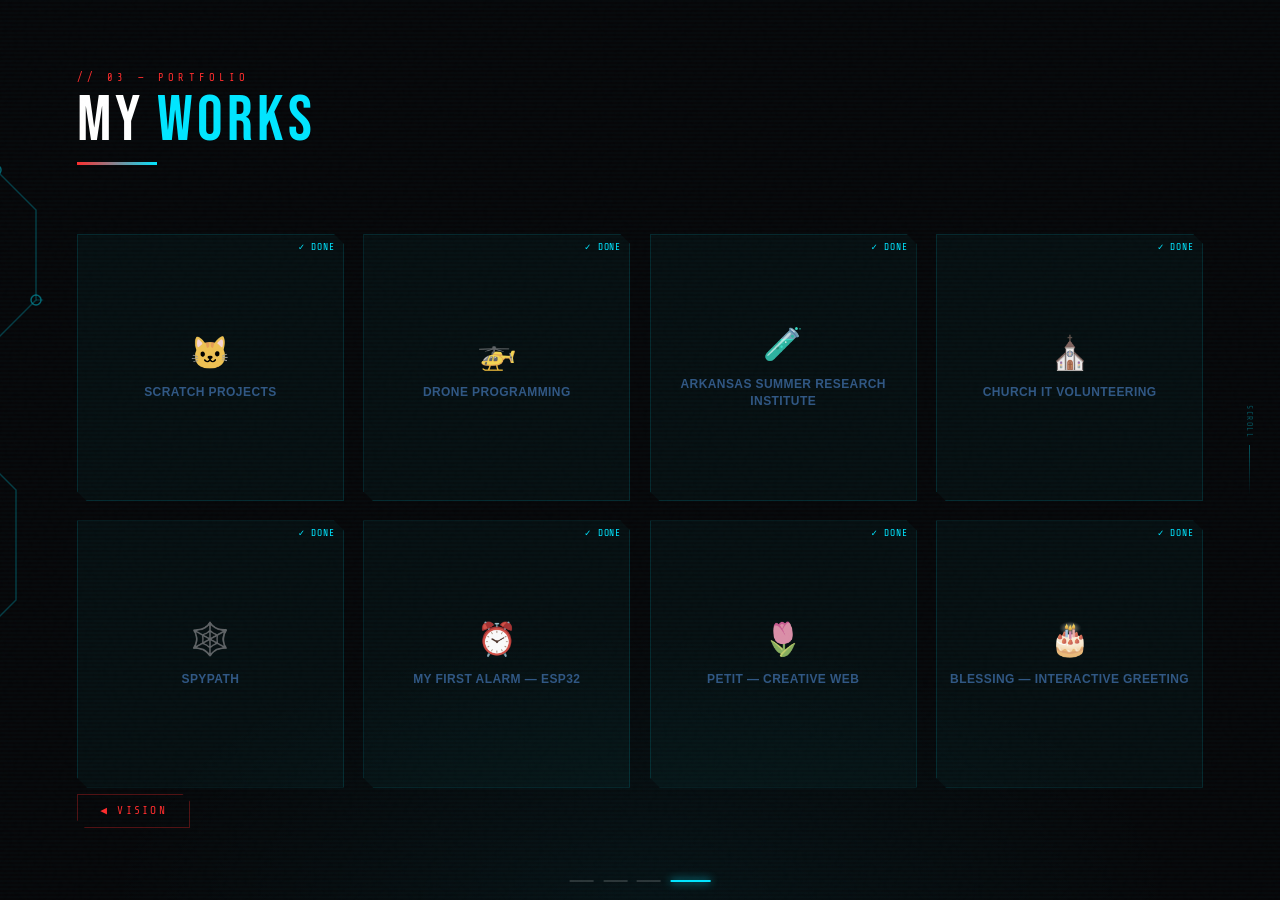
<file: works/works.html>
<!DOCTYPE html>
<html lang="en">
<head>
  <meta charset="UTF-8">
  <meta name="viewport" content="width=device-width, initial-scale=1.0">
  <title>PortFolio</title>
  <meta name="author" content="Seneve Lihono">
  <link href="https://fonts.googleapis.com/css2?family=Bebas+Neue&family=Rajdhani:wght@300;400;600;700&family=Share+Tech+Mono&display=swap" rel="stylesheet">
  <link rel="icon" href="../assets/logo.svg" type="image/svg+xml">
  <link rel="stylesheet" href="../shared.css?v=20261102">
  <link rel="stylesheet" href="../works/css/works.css?v=20261102">
  <link rel="stylesheet" href="../readability.css?v=20261102">
</head>
<body>

  <div class="page" id="page">

    <!-- Fond -->
    <div class="s3-bg"></div>
    <div class="scanlines"></div>

    <!-- Circuit board cyan -->
    <svg class="circuit" viewBox="0 0 220 800" fill="none" xmlns="http://www.w3.org/2000/svg">
      <path d="M40 0 L40 120 L80 160 L80 250 L20 310 L20 400 L60 440 L60 550 L30 580 L30 800"
            stroke="#00e5ff" stroke-width="1.5" opacity="0.4"/>
      <circle cx="40" cy="120" r="5" fill="none" stroke="#00e5ff" stroke-width="1.5" opacity="0.7"/>
      <circle cx="80" cy="250" r="5" fill="none" stroke="#00e5ff" stroke-width="1.5" opacity="0.7"/>
      <circle cx="20" cy="400" r="5" fill="none" stroke="#00e5ff" stroke-width="1.5" opacity="0.7"/>
      <path d="M40 120 L10 120"  stroke="#00e5ff" stroke-width="1" opacity="0.4"/>
      <path d="M80 250 L120 250" stroke="#00e5ff" stroke-width="1" opacity="0.4"/>
    </svg>

    <!-- En-tête -->
    <div class="slide-header">
      <div class="section-num">// 03 — PORTFOLIO</div>
      <div class="section-title">My <em>Works</em></div>
      <div class="title-bar"></div>
    </div>

    <!-- Hint scroll vertical -->
    <div class="scroll-hint">
      <span>SCROLL</span>
      <div class="scroll-line"></div>
    </div>

    <!-- Grille scrollable verticalement -->
    <div class="works-container">
      <div class="works-grid">

        <!-- ✓ Terminés (cyan) -->
        <div class="work-icon-card" data-key="scratch">
  <span class="work-status">✓ DONE</span>
  <div class="work-emoji">🐱</div>
  <div class="work-label">Scratch Projects</div>
      </div>

        <div class="work-icon-card" data-key="drone">
          <span class="work-status">✓ DONE</span>
          <div class="work-emoji">🚁</div>
          <div class="work-label">Drone Programming</div>
        </div>

        <div class="work-icon-card" data-key="research">
          <span class="work-status">✓ DONE</span>
          <div class="work-emoji">🧪</div>
          <div class="work-label">Arkansas Summer Research Institute</div>
        </div>

        <div class="work-icon-card" data-key="church">
          <span class="work-status">✓ DONE</span>
          <div class="work-emoji">⛪</div>
          <div class="work-label">Church IT Volunteering</div>
        </div>

        <div class="work-icon-card" data-key="spypath">
          <span class="work-status">✓ DONE</span>
          <div class="work-emoji">🕸️</div>
          <div class="work-label">Spypath</div>
        </div>

        <div class="work-icon-card" data-key="alarm">
          <span class="work-status">✓ DONE</span>
          <div class="work-emoji">⏰</div>
          <div class="work-label">My First Alarm — ESP32</div>
        </div>

        <div class="work-icon-card" data-key="petit">
          <span class="work-status">✓ DONE</span>
          <div class="work-emoji">🌷</div>
          <div class="work-label">Petit — Creative Web</div>
        </div>

        <div class="work-icon-card" data-key="blessing">
          <span class="work-status">✓ DONE</span>
          <div class="work-emoji">🎂</div>
          <div class="work-label">Blessing — Interactive Greeting</div>
        </div>

        <!-- 🔴 En cours et à venir (rouge) -->
        <div class="work-icon-card locked" data-key="web">
          <span class="work-status">WIP</span>
          <div class="work-emoji">🌐</div>
          <div class="work-label">Web Dev Project</div>
        </div>

        <div class="work-icon-card locked" data-key="story">
          <span class="work-status">WIP</span>
          <div class="work-emoji">📖</div>
          <div class="work-label">Story / Novel</div>
        </div>

        <div class="work-icon-card locked" data-key="studio">
          <span class="work-status">WIP</span>
          <div class="work-emoji">🎵</div>
          <div class="work-label">Music Studio Setup</div>
        </div>

        <div class="work-icon-card locked" data-key="drum">
          <span class="work-status">SOON</span>
          <div class="work-emoji">🥁</div>
          <div class="work-label">Drum Covers</div>
        </div>

        <div class="work-icon-card locked" data-key="MultiModal">
          <span class="work-status">SOON</span>
          <div class="work-emoji">🫆</div>
          <div class="work-label">Multimodal Drowsiness Detection</div>
        </div>

        <div class="work-icon-card locked" data-key="game">
          <span class="work-status">SOON</span>
          <div class="work-emoji">🎮</div>
          <div class="work-label">Game Dev Concept</div>
        </div>

        <div class="work-icon-card locked" data-key="app">
          <span class="work-status">SOON</span>
          <div class="work-emoji">📱</div>
          <div class="work-label">Mobile App</div>
        </div>

        <div class="work-icon-card locked" data-key="ai">
          <span class="work-status">WIP</span>
          <div class="work-emoji">🤖</div>
          <div class="work-label">AI Project</div>
        </div>

        <div class="work-icon-card locked" data-key="design">
          <span class="work-status">WIP</span>
          <div class="work-emoji">🎨</div>
          <div class="work-label">UI Design Work</div>
        </div>

        <div class="work-icon-card locked" data-key="yezik">
          <span class="work-status">WIP</span>
          <div class="work-emoji">🎚️</div>
          <div class="work-label">Yezik Studio</div>
        </div>

        <div class="work-icon-card locked" data-key="matho">
          <span class="work-status">WIP</span>
          <div class="work-emoji">📐</div>
          <div class="work-label">Matho</div>
        </div>

        <div class="work-icon-card locked" data-key="yem">
          <span class="work-status">WIP</span>
          <div class="work-emoji">🧠</div>
          <div class="work-label">Yem — Local AI Chat</div>
        </div>

        <div class="work-icon-card locked" data-key="yema">
          <span class="work-status">WIP</span>
          <div class="work-emoji">🎓</div>
          <div class="work-label">YEMA — Student Opportunities</div>
        </div>

        <div class="work-icon-card locked" data-key="fiveplay">
          <span class="work-status">WIP</span>
          <div class="work-emoji">🕹️</div>
          <div class="work-label">FivePlay Controller</div>
        </div>

        <div class="work-icon-card locked" data-key="vaneve">
          <span class="work-status">WIP</span>
          <div class="work-emoji">🎬</div>
          <div class="work-label">Vaneve — Watch Together</div>
        </div>

        <div class="work-icon-card locked" data-key="hub">
          <span class="work-status">WIP</span>
          <div class="work-emoji">🎛️</div>
          <div class="work-label">Hub — Ardour Exploration</div>
        </div>

        <!-- Secret Project — dernière carte -->
        <div class="work-icon-card locked" data-key="open">
          <span class="work-status">???</span>
          <div class="work-emoji">🔮</div>
          <div class="work-label">Secret Project</div>
        </div>

      </div><!-- /works-grid -->
    </div><!-- /works-container -->

    <!-- Navigation -->
    <button class="nav-arrow nav-prev" id="btnPrev">◀ VISION</button>

  </div><!-- /page -->

  <!-- Points de progression -->
  <div class="progress">
    <a class="prog-dot" href="../index.html"></a>
    <a class="prog-dot" href="../whoiam/whoiam.html"></a>
    <a class="prog-dot" href="../vision/vision.html"></a>
    <span class="prog-dot active"></span>
  </div>

  <!-- Modal détail travail -->
  <div class="work-modal" id="modal">
    <div class="modal-box">
      <button class="modal-close" id="modalClose">[ FERMER ]</button>
      <div class="modal-title" id="modal-title">PROJECT</div>
      <div class="modal-desc"  id="modal-desc">Description...</div>
      <div class="modal-tags"  id="modal-tags"></div>
      <div id="modal-link"></div>
    </div>
  </div>

  <script src="../works/js/works.js?v=20261102"></script>
</body>
</html>
</file>
<file: shared.css>
/* ══════════════════════════════════════════════
   shared.css — Styles communs à toutes les pages
   Importer en PREMIER dans chaque page HTML
══════════════════════════════════════════════ */

/* ── Variables globales ── */
:root {
  --cyan:  #00e5ff;
  --red:   #ff2d2d;
  --dark:  #050508;
  --mid:   #0d0d14;
  --panel: #0a0a12;
  --text:  #c8d0e0;
  --dim:   #305784;
  --transition-speed: 0.9s;
}

/* ── Reset ── */
*, *::before, *::after {
  margin: 0;
  padding: 0;
  box-sizing: border-box;
}

html, body {
  width: 100%;
  height: 100%;
  overflow: hidden;
}

body {
  background: var(--dark);
  color: var(--text);
  font-family: 'Rajdhani', sans-serif;
  cursor: default;
}

/* ── Texture grain (noise overlay) ── */
body::before {
  content: '';
  position: fixed;
  inset: 0;
  background-image: url("data:image/svg+xml,%3Csvg viewBox='0 0 200 200' xmlns='http://www.w3.org/2000/svg'%3E%3Cfilter id='n'%3E%3CfeTurbulence type='fractalNoise' baseFrequency='0.9' numOctaves='4' stitchTiles='stitch'/%3E%3C/filter%3E%3Crect width='100%25' height='100%25' filter='url(%23n)' opacity='0.04'/%3E%3C/svg%3E");
  opacity: 0.4;
  pointer-events: none;
  z-index: 9999;
}

/* ── Conteneur de page (chaque page est un plein écran) ── */
.page {
  width: 100vw;
  height: 100vh;
  position: relative;
  overflow: hidden;
}

/* ── Animation entrée / sortie de page ── */
.page-enter {
  animation: slideInRight 0.7s cubic-bezier(0.86, 0, 0.07, 1) forwards;
}
.page-exit {
  animation: slideOutLeft 0.7s cubic-bezier(0.86, 0, 0.07, 1) forwards;
}
.page-enter-back {
  animation: slideInLeft 0.7s cubic-bezier(0.86, 0, 0.07, 1) forwards;
}
.page-exit-back {
  animation: slideOutRight 0.7s cubic-bezier(0.86, 0, 0.07, 1) forwards;
}

@keyframes slideInRight  { from { transform: translateX(100%); } to { transform: translateX(0); } }
@keyframes slideOutLeft  { from { transform: translateX(0); }    to { transform: translateX(-100%); } }
@keyframes slideInLeft   { from { transform: translateX(-100%); } to { transform: translateX(0); } }
@keyframes slideOutRight { from { transform: translateX(0); }    to { transform: translateX(100%); } }

/* ── Lignes de scan CRT ── */
.scanlines {
  position: absolute;
  inset: 0;
  background: repeating-linear-gradient(
    0deg,
    transparent,
    transparent 2px,
    rgba(0, 229, 255, 0.015) 2px,
    rgba(0, 229, 255, 0.015) 4px
  );
  pointer-events: none;
  z-index: 2;
}

/* ── Circuit board décoratif (SVG latéral) ── */
.circuit {
  position: absolute;
  left: -44px;
  top: 0;
  width: 220px;
  height: 100%;
  /* Keep the original trace, clipped inside the outer gutter on every page. */
  --circuit-visible-edge: clamp(8px, calc(4vw - 8px), 48px);
  clip-path: inset(0 calc(100% - 44px - var(--circuit-visible-edge)) 0 0);
  opacity: 0.6;
  pointer-events: none;
  z-index: 1;
}

/* ── En-tête de section ── */
.slide-header {
  position: absolute;
  top: 8%;
  left: 6%;
  z-index: 5;
}

.section-num {
  font-family: 'Share Tech Mono', monospace;
  font-size: 0.65rem;
  color: var(--red);
  letter-spacing: 0.4em;
  margin-bottom: 0.5rem;
}

.section-title {
  font-family: 'Bebas Neue', sans-serif;
  font-size: clamp(2.5rem, 5vw, 4.5rem);
  color: #fff;
  letter-spacing: 0.06em;
  line-height: 0.9;
}

.section-title em {
  color: var(--cyan);
  font-style: normal;
}

.title-bar {
  width: 80px;
  height: 3px;
  background: linear-gradient(90deg, var(--red), var(--cyan));
  margin-top: 0.8rem;
}

/* ── Tags ── */
.tag-list {
  display: flex;
  flex-wrap: wrap;
  gap: 0.4rem;
  margin-top: 0.4rem;
}

.tag {
  background: rgba(0, 229, 255, 0.08);
  border: 1px solid rgba(0, 229, 255, 0.2);
  color: var(--cyan);
  font-family: 'Share Tech Mono', monospace;
  font-size: 0.6rem;
  padding: 0.2rem 0.6rem;
  letter-spacing: 0.1em;
}

.tag.red {
  background: rgba(255, 45, 45, 0.08);
  border-color: rgba(255, 45, 45, 0.2);
  color: var(--red);
}

/* ── Boutons de navigation (flèches) ── */
.nav-arrow {
  position: absolute;
  bottom: 8%;
  z-index: 10;
  background: transparent;
  border: 1px solid rgba(0, 229, 255, 0.3);
  color: var(--cyan);
  font-family: 'Share Tech Mono', monospace;
  font-size: 0.7rem;
  letter-spacing: 0.2em;
  padding: 0.6rem 1.4rem;
  cursor: pointer;
  display: flex;
  align-items: center;
  gap: 0.6rem;
  transition: all 0.3s;
  clip-path: polygon(0 0, calc(100% - 8px) 0, 100% 8px, 100% 100%, 8px 100%, 0 calc(100% - 8px));
  text-decoration: none;
}

.nav-arrow:hover {
  background: rgba(0, 229, 255, 0.1);
  border-color: var(--cyan);
  box-shadow: 0 0 20px rgba(0, 229, 255, 0.2);
}

.nav-next { right: 6%; }

.nav-prev {
  left: 6%;
  border-color: rgba(255, 45, 45, 0.3);
  color: var(--red);
}
.nav-prev:hover {
  background: rgba(255, 45, 45, 0.1);
  border-color: var(--red);
  box-shadow: 0 0 20px rgba(255, 45, 45, 0.2);
}

/* ── Points de progression (bas de page) ── */
.progress {
  position: fixed;
  bottom: 2%;
  left: 50%;
  transform: translateX(-50%);
  display: flex;
  gap: 0.6rem;
  z-index: 20;
}

.prog-dot {
  width: 24px;
  height: 2px;
  background: rgba(255, 255, 255, 0.15);
  cursor: pointer;
  transition: all 0.4s;
  text-decoration: none;
  display: inline-block;
}

.prog-dot.active {
  background: var(--cyan);
  width: 40px;
  box-shadow: 0 0 8px var(--cyan);
}
</file>
<file: start.css>
/* ══════════════════════════════════════════════
   start.css — Page START (index.html)
══════════════════════════════════════════════ */

/* ── Fond ── */
.s0-bg {
  position: absolute;
  inset: 0;
  background:
    radial-gradient(ellipse 60% 80% at 75% 50%, #1a0505 0%, transparent 65%),
    radial-gradient(ellipse 300% 40% at 72% 48%, rgba(180, 20, 20, 0.25) 0%, transparent 60%),
    linear-gradient(125deg, #050508 0%, #0a0310 100%);
}

/* ── Personnage sombre droite ── */
.dark-figure {
  position: absolute;
  right: 8%;
  top: 50%;
  transform: translateY(-50%);
  width: 42vw;
  height: 85vh;
  display: flex;
  align-items: center;
  justify-content: center;
}

.figure-svg {
  width: 100%;
  height: 100%;
  filter: drop-shadow(0 0 40px rgba(255, 20, 20, 0.3));
}

/* ── Bloc texte gauche ── */
.s0-left {
  position: absolute;
  left: 6%;
  top: 50%;
  transform: translateY(-50%);
  z-index: 5;
}

.tag-line {
  font-family: 'Share Tech Mono', monospace;
  color: var(--cyan);
  font-size: 0.75rem;
  letter-spacing: 0.3em;
  text-transform: uppercase;
  margin-bottom: 1.5rem;
  opacity: 0.8;
}


.big-name {
  font-family: 'Bebas Neue', sans-serif;
  font-size: clamp(3rem, 7vw, 6rem);
  line-height: 0.9;
  color: #fff;
  letter-spacing: 0.05em;
  text-shadow: 0 0 60px rgba(0, 229, 255, 0.2);
}

.big-name span {
  color: var(--cyan);
  display: block;
}

.sub-name {
  font-family: 'Rajdhani', sans-serif;
  font-weight: 300;
  font-size: 1rem;
  letter-spacing: 0.4em;
  color: var(--cyan);
  margin-top: 0.8rem;
  text-transform: uppercase;
}

.divider {
  width: 60px;
  height: 2px;
  background: linear-gradient(90deg, var(--cyan), transparent);
  margin: 2rem 0;
}

/* ── Wrapper bouton + anneaux ── */
.btn-wrapper {
  position: relative;
  display: inline-block;
}

/* ── Bouton START ── */
.start-btn {
  display: inline-flex;
  align-items: center;
  gap: 1rem;
  background: transparent;
  border: 1px solid var(--cyan);
  color: var(--cyan);
  font-family: 'Bebas Neue', sans-serif;
  font-size: 1.4rem;
  letter-spacing: 0.3em;
  padding: 0.8rem 2.5rem;
  cursor: pointer;
  position: relative;
  overflow: hidden;
  transition: all 0.3s;
  clip-path: polygon(0 0, calc(100% - 12px) 0, 100% 12px, 100% 100%, 12px 100%, 0 calc(100% - 12px));
}

.start-btn::before {
  content: '';
  position: absolute;
  inset: 0;
  background: var(--cyan);
  transform: scaleX(0);
  transform-origin: left;
  transition: transform 0.3s ease;
  z-index: -1;
}

.start-btn:hover::before { transform: scaleX(1); }

.start-btn:hover {
  color: var(--dark);
  box-shadow: 0 0 30px rgba(0, 229, 255, 0.4);
}

.start-btn .arrow {
  font-size: 1rem;
  transition: transform 0.3s;
}

.start-btn:hover .arrow { transform: translateX(6px); }

/* ── Anneaux pulsants ── */
.pulse-ring {
  position: absolute;
  width: 200px;
  height: 200px;
  border: 1px solid rgba(0, 229, 255, 0.15);
  border-radius: 50%;
  left: 50%;
  top: 50%;
  transform: translate(-50%, -50%);
  animation: pulse-expand 3s ease-out infinite;
  pointer-events: none;
}

.pulse-ring:nth-child(2) { animation-delay: 1s; }
.pulse-ring:nth-child(3) { animation-delay: 2s; }

@keyframes pulse-expand {
  0%   { transform: translate(-50%, -50%) scale(0.3); opacity: 0.6; }
  100% { transform: translate(-50%, -50%) scale(2.5); opacity: 0; }
}

/* ── Effet Glitch sur le nom ── */
.glitch-wrap {
  position: relative;
  display: inline-block;
}

.glitch-wrap::before,
.glitch-wrap::after {
  content: attr(data-text);
  position: absolute;
  left: 0; top: 0;
  font-family: 'Bebas Neue', sans-serif;
  font-size: inherit;
  line-height: inherit;
  letter-spacing: inherit;
  color: inherit;
  width: 100%;
}

.glitch-wrap::before {
  color: var(--cyan);
  animation: glitch 3.5s infinite linear alternate-reverse;
  animation-delay: 0.5s;
  opacity: 0.6;
}

.glitch-wrap::after {
  color: var(--red);
  animation: glitch 4s infinite linear alternate;
  opacity: 0.4;
}

@keyframes glitch {
  0%   { clip-path: inset(40% 0 61% 0); transform: translate(-4px, 0); }
  20%  { clip-path: inset(92% 0 1%  0); transform: translate( 4px, 0); }
  40%  { clip-path: inset(43% 0 1%  0); transform: translate( 0,   0); }
  60%  { clip-path: inset(25% 0 58% 0); transform: translate( 4px, 0); }
  80%  { clip-path: inset(54% 0 7%  0); transform: translate(-4px, 0); }
  100% { clip-path: inset(58% 0 43% 0); transform: translate( 0,   0); }
}
</file>
<file: readability.css>
/* Typography and contact-link refinements. Original artwork, palette and effects live in
   shared.css and the page stylesheets and must remain unchanged. */

.bio-text,
.study-text,
.modal-desc {
  font-family: 'Segoe UI', Arial, sans-serif;
  font-size: 0.95rem;
  font-weight: 400;
  line-height: 1.7;
  letter-spacing: normal;
}

.bio-text p + p {
  margin-top: 0.65rem;
}

.bio-text ul {
  padding-left: 1.1rem;
}

.bio-text li + li {
  margin-top: 0.4rem;
}

.bio-text strong {
  font-weight: 600;
}

.bio-text a {
  color: inherit;
  text-underline-offset: 0.2em;
  overflow-wrap: anywhere;
}

.contact-icon {
  display: inline-flex;
  align-items: center;
  justify-content: center;
  flex-shrink: 0;
  width: 44px;
  height: 44px;
  padding: 9px;
  border: 0;
  background: transparent;
  text-decoration: none;
  transition: filter 0.2s;
}

.contact-icon img {
  display: block;
  width: 24px;
  height: 24px;
  object-fit: contain;
}

.contact-icon:hover,
.contact-icon:focus-visible {
  background: transparent;
  filter: drop-shadow(0 0 6px rgba(0, 229, 255, 0.35));
}

.contact-icon:focus-visible {
  outline: 2px solid var(--cyan);
  outline-offset: 3px;
}

.profile-contact-links {
  display: flex;
  align-items: center;
  flex-wrap: wrap;
  gap: 12px;
}

.profile-contact-links > a:not(.contact-icon) {
  display: inline-flex;
  align-items: center;
  min-height: 44px;
}

.bio-label {
  font-size: 0.72rem;
  letter-spacing: 0.18em;
}

/* Keep the same four bio cards and the two Vision panels. Bound the text area
   so the larger body type remains readable on shorter screens. */
.bio-grid,
.two-col {
  bottom: 16%;
  overflow-y: auto;
  overflow-x: hidden;
  align-content: start;
  padding-bottom: 1rem;
  padding-right: 0.5rem;
}

.work-label {
  font-family: 'Segoe UI', Arial, sans-serif;
  font-size: 0.75rem;
  font-weight: 600;
  line-height: 1.45;
  letter-spacing: 0.035em;
}

.work-status {
  font-size: 0.6rem;
}

.modal-title {
  margin-top: 1.1rem;
}

.modal-close {
  font-size: 0.9rem;
}

.sub-name {
  font-family: 'Segoe UI', Arial, sans-serif;
  font-weight: 400;
  line-height: 1.7;
  letter-spacing: 0.18em;
  max-width: 80vw;
}

@media (max-width: 480px) {
  .tag-line {
    font-size: 0.65rem;
    letter-spacing: 0.16em;
    max-width: 85vw;
  }

  .sub-name {
    font-size: 0.85rem;
    letter-spacing: 0.12em;
  }

  .start-btn {
    font-size: 1.05rem;
    letter-spacing: 0.16em;
  }
}
</file>
<file: home.css>
/* Cover-page composition. Original artwork, palette and animation keyframes
   remain in start.css/shared.css; all changes here are scoped to the home. */
.home-page #page {
  width: 100%;
  height: calc(100svh - 56px);
  overflow-x: hidden;
  overflow-y: auto;
  overscroll-behavior-y: contain;
  scrollbar-width: thin;
  scrollbar-color: var(--cyan) var(--dark);
}

.home-page .s0-bg,
.home-page .scanlines,
.home-page .circuit {
  position: fixed;
}

.home-page .circuit {
  opacity: 0.4;
}

.home-page .scanlines {
  opacity: 0.4;
}

.home-layout {
  position: relative;
  z-index: 3;
  isolation: isolate;
  display: grid;
  grid-template-columns: minmax(0, 1.15fr) minmax(0, 0.85fr);
  grid-template-areas: 'eyebrow artwork' 'identity artwork' 'details artwork' 'work work';
  column-gap: 80px;
  align-content: center;
  width: min(1180px, calc(100% - 112px));
  min-height: 100%;
  margin-inline: auto;
  padding-block: 56px 40px;
}

.home-layout::before {
  content: '';
  position: absolute;
  z-index: -1;
  inset: 20px 38% 40px -28px;
  background: linear-gradient(90deg, rgba(5, 5, 8, 0.7), rgba(5, 5, 8, 0.45) 80%, transparent);
  pointer-events: none;
}

.home-page .s0-left {
  display: contents;
}

.home-page .tag-line {
  grid-area: eyebrow;
  max-width: none;
  margin-bottom: 18px;
  font-size: 0.72rem;
  letter-spacing: 0.18em;
  line-height: 1.7;
  opacity: 1;
}

.home-identity {
  grid-area: identity;
  min-width: 0;
  container-type: inline-size;
}

.home-page .big-name {
  font-weight: 400;
  font-size: clamp(4.5rem, 6.2vw, 5.8rem);
  line-height: 0.96;
  letter-spacing: 0.025em;
}

.home-page .big-name .name-first {
  color: inherit;
  display: inline-block;
}

.home-page .dark-figure {
  grid-area: artwork;
  position: relative;
  inset: auto;
  transform: none;
  align-self: center;
  width: 100%;
  height: 460px;
  overflow: hidden;
  pointer-events: none;
}

.home-page .figure-svg {
  position: relative;
  z-index: 1;
  width: 100%;
  height: 100%;
}

.home-details {
  grid-area: details;
  position: relative;
  isolation: isolate;
  min-width: 0;
  margin-top: 22px;
}

.home-page .sub-name {
  max-width: none;
  margin: 0;
  font: 500 1rem/1.6 'Segoe UI', Arial, sans-serif;
  letter-spacing: 0.01em;
  text-transform: none;
  text-wrap: balance;
}

.home-page .sub-name > span {
  padding-inline: 0.3em;
  color: var(--text);
}

.home-intro {
  max-width: 34rem;
  margin-top: 12px;
  font: 400 1rem/1.75 'Segoe UI', Arial, sans-serif;
  color: var(--text);
  text-wrap: pretty;
}

.home-page .divider {
  margin: 22px 0;
  width: 48px;
}

.home-actions {
  display: flex;
  flex-wrap: wrap;
  align-items: center;
  gap: 12px;
}

.home-page .home-actions .start-btn {
  justify-content: center;
  gap: 24px;
  min-height: 50px;
  padding: 12px 24px;
  font-size: 1.12rem;
  letter-spacing: 0.12em;
  line-height: 1.4;
  text-decoration: none;
  transition: background-color 0.2s, border-color 0.2s, color 0.2s, box-shadow 0.2s;
}

.home-page .home-primary {
  background: var(--cyan);
  color: var(--dark);
}

.home-page .home-primary:hover {
  background: var(--cyan);
  color: var(--dark);
}

.home-page .home-profile-button {
  border-color: rgba(0, 229, 255, 0.35);
  color: var(--text);
}

.home-page .home-profile-button:hover {
  border-color: var(--cyan);
  color: var(--dark);
}

.home-quick-links {
  display: flex;
  flex-wrap: wrap;
  gap: 0 24px;
  margin-top: 12px;
}

.home-quick-links a,
.home-all-work {
  display: inline-flex;
  align-items: center;
  gap: 8px;
  min-height: 44px;
  color: var(--text);
  font: 400 0.82rem/1.6 'Segoe UI', Arial, sans-serif;
  text-decoration: none;
  text-underline-offset: 0.25em;
}

.home-quick-links a:hover,
.home-all-work:hover {
  color: var(--cyan);
  text-decoration: underline;
}

.home-completed {
  grid-area: work;
  min-width: 0;
  margin-top: 46px;
  padding-top: 28px;
  border-top: 1px solid rgba(255, 255, 255, 0.12);
}

.home-section-heading {
  display: flex;
  justify-content: space-between;
  align-items: end;
  gap: 20px;
  margin-bottom: 20px;
}

.home-eyebrow {
  margin-bottom: 8px;
  color: var(--cyan);
  font: 400 0.65rem/1.7 'Share Tech Mono', monospace;
  letter-spacing: 0.14em;
}

.home-completed h2 {
  color: #fff;
  font: 600 1.6rem/1.2 'Segoe UI', Arial, sans-serif;
  letter-spacing: -0.025em;
}

.home-completed h2 > span,
.home-all-work > span {
  color: var(--cyan);
}

.home-completed-grid {
  display: grid;
  grid-template-columns: repeat(4, minmax(0, 1fr));
  gap: 14px;
}

.home-project {
  position: relative;
  display: flex;
  align-items: center;
  gap: 14px;
  min-width: 0;
  min-height: 100px;
  padding: 18px 16px;
  border: 1px solid rgba(255, 255, 255, 0.13);
  background: rgba(10, 10, 18, 0.9);
  color: var(--text);
  text-decoration: none;
  transition: border-color 0.2s, background-color 0.2s;
}

.home-project:hover {
  border-color: rgba(0, 229, 255, 0.6);
  background: rgba(0, 229, 255, 0.055);
}

.home-project-icon {
  width: 26px;
  height: 26px;
  color: var(--cyan);
  flex-shrink: 0;
}

.home-project > span:not(.home-project-arrow) {
  min-width: 0;
}

.home-project strong {
  display: block;
  font: 600 0.93rem/1.4 'Segoe UI', Arial, sans-serif;
  text-wrap: balance;
}

.home-project small {
  display: block;
  margin-top: 5px;
  font: 400 0.77rem/1.4 'Segoe UI', Arial, sans-serif;
  text-wrap: pretty;
}

.home-project-arrow {
  flex-shrink: 0;
  margin-left: auto;
  color: var(--cyan);
  font-size: 1rem;
}

.home-page a:focus-visible,
.home-page button:focus-visible {
  outline: 2px solid var(--cyan);
  outline-offset: 4px;
}

.home-page .home-primary:focus-visible {
  outline: none;
  box-shadow: inset 0 0 0 3px var(--dark);
}

.home-page .home-profile-button:focus-visible {
  outline: none;
  box-shadow: inset 0 0 0 2px var(--cyan);
}

/* Keep the original progression bars; give their links usable hit areas. */
.home-page .progress {
  bottom: 6px;
  gap: 8px;
  padding-inline: 8px;
  background: rgba(5, 5, 8, 0.94);
}

.home-page .prog-dot {
  position: relative;
  width: 40px;
  height: 44px;
  background: none;
}

.home-page .prog-dot.active {
  width: 56px;
  background: none;
  box-shadow: none;
}

.home-page .prog-dot::before {
  content: '';
  position: absolute;
  left: 8px;
  top: 21px;
  width: 24px;
  height: 2px;
  background: rgba(255, 255, 255, 0.3);
}

.home-page .prog-dot.active::before {
  width: 40px;
  background: var(--cyan);
  box-shadow: 0 0 8px var(--cyan);
}

.home-page .prog-dot:hover::before {
  background: var(--cyan);
}

@media (max-width: 1100px) {
  .home-layout {
    width: calc(100% - 96px);
    column-gap: 48px;
  }

  .home-completed-grid {
    grid-template-columns: repeat(2, minmax(0, 1fr));
  }
}

@media (max-width: 800px) {
  .home-layout {
    width: calc(100% - 64px);
    padding-block: 38px 40px;
    grid-template-columns: minmax(0, 1fr) 180px;
    grid-template-areas: 'eyebrow eyebrow' 'identity artwork' 'details details' 'work work';
    column-gap: 24px;
  }

  .home-layout::before {
    inset: 12px -16px 30px;
    background: rgba(5, 5, 8, 0.25);
  }

  .home-page .tag-line {
    margin-bottom: 14px;
  }

  .home-identity {
    align-self: center;
  }

  .home-page .big-name {
    font-size: clamp(3.6rem, 8.4vw, 5.2rem);
  }

  .home-page .dark-figure {
    height: 210px;
  }

  .home-details {
    margin-top: 22px;
  }

  .home-completed {
    margin-top: 34px;
  }
}

@media (max-width: 520px) {
  .home-layout {
    width: calc(100% - 48px);
    padding-top: 30px;
    grid-template-columns: minmax(0, 1fr) 112px;
    column-gap: 16px;
  }

  .home-page .tag-line {
    font-size: 0.65rem;
    letter-spacing: 0.13em;
    margin-bottom: 8px;
  }

  .home-page .big-name {
    font-size: clamp(2rem, 21cqw, 3.5rem);
  }

  .home-page .dark-figure {
    height: 166px;
  }

  .home-page .sub-name {
    font-size: 0.95rem;
  }

  .home-intro {
    font-size: 0.95rem;
    line-height: 1.75;
  }

  .home-page .home-actions .start-btn {
    gap: 16px;
    padding-inline: 20px;
    font-size: 1.05rem;
  }

  .home-quick-links {
    column-gap: 20px;
  }

  .home-section-heading {
    gap: 10px;
  }

  .home-completed h2 {
    font-size: 1.4rem;
  }

  .home-all-work {
    font-size: 0.77rem;
    white-space: nowrap;
  }

  .home-eyebrow {
    font-size: 0.59rem;
    letter-spacing: 0.08em;
  }

  .home-completed-grid {
    grid-template-columns: 1fr;
    gap: 10px;
  }

  .home-project {
    min-height: 84px;
    padding: 16px;
    gap: 16px;
  }

  .home-project strong {
    font-size: 0.97rem;
  }

  .home-project small {
    font-size: 0.8rem;
  }
}

@media (max-width: 350px) {
  .home-layout {
    grid-template-columns: minmax(0, 1fr) 96px;
    column-gap: 12px;
  }

  .home-page .dark-figure {
    height: 150px;
  }

  .home-page .home-actions {
    display: grid;
    grid-template-columns: 1fr;
    gap: 10px;
  }

  .home-page .home-actions .start-btn {
    width: 100%;
    padding-inline: 20px;
    gap: 16px;
    font-size: 1.05rem;
  }

  .home-section-heading {
    flex-wrap: wrap;
    gap: 4px;
  }
}

@media (prefers-reduced-motion: reduce) {
  .home-page .glitch-wrap::before,
  .home-page .glitch-wrap::after,
  .home-page .pulse-ring {
    animation: none;
  }

  .home-page .page-enter,
  .home-page .page-exit {
    animation-duration: 0.01ms;
  }

  .home-page a,
  .home-page button {
    transition: none;
  }
}
</file>
<file: projects/alarm.css>
.journal-document {
  height: auto;
  min-height: 100%;
  overflow-x: clip;
  overflow-y: auto;
  scroll-behavior: smooth;
  scroll-padding-top: 100px;
}

.journal-page {
  height: auto;
  min-height: 100vh;
  overflow: visible;
  background: radial-gradient(ellipse at 95% 4%, rgba(255,45,45,.07), transparent 34%), var(--dark);
  font: 400 16px/1.8 'Segoe UI', Arial, sans-serif;
}

.journal-page .scanlines { position: fixed; z-index: 0; opacity: .35; }
.journal-page .circuit {
  position: fixed;
  left: -44px;
  width: 220px;
  opacity: .28;
  --circuit-visible-edge: clamp(8px, calc(4vw - 8px), 48px);
  clip-path: inset(0 calc(100% - 44px - var(--circuit-visible-edge)) 0 0);
  z-index: 0;
}

.journal-wrap { position: relative; z-index: 1; width: min(1180px, calc(100% - 112px)); margin: auto; }
.journal-page a { color: inherit; text-underline-offset: .25em; }
.journal-page a:focus-visible, .journal-page button:focus-visible {
  outline: 2px solid var(--cyan);
  outline-offset: 4px;
}
.journal-skip { position: fixed; top: -100px; left: 16px; z-index: 100; padding: 10px 16px; background: var(--cyan); color: var(--dark) !important; }
.journal-skip:focus { top: 8px; }
.journal-progress { position: fixed; top: 0; left: 0; width: 100%; height: 2px; transform: scaleX(var(--reading-progress, 0)); transform-origin: left; background: var(--cyan); z-index: 80; pointer-events: none; }

.journal-header {
  position: sticky;
  top: 0;
  z-index: 30;
  display: flex;
  align-items: center;
  justify-content: space-between;
  gap: 20px;
  min-height: 76px;
  border-bottom: 1px solid rgba(200,208,224,.15);
  background: rgba(5,5,8,.96);
}
.journal-brand { display: inline-flex; align-items: center; gap: 14px; min-height: 44px; font: 400 1.45rem 'Bebas Neue', sans-serif; letter-spacing: .08em; text-decoration: none; }
.journal-brand span { color: var(--cyan); font: 400 .65rem 'Share Tech Mono', monospace; letter-spacing: .1em; }
.journal-header-links { display: flex; gap: 26px; }
.journal-header-links a { display: inline-flex; align-items: center; gap: 6px; min-height: 44px; font-size: .8rem; text-decoration: none; }
.journal-header-links a:hover { color: var(--cyan); }

.journal-hero { display: grid; grid-template-columns: minmax(0,.9fr) minmax(0,1.1fr); align-items: center; gap: 64px; padding: 64px 0 54px; border-bottom: 1px solid rgba(200,208,224,.15); }
.journal-eyebrow { color: var(--cyan); font: 400 .68rem/1.7 'Share Tech Mono', monospace; letter-spacing: .16em; text-transform: uppercase; }
.journal-hero h1 { margin: 22px 0; color: #fff; font: 400 clamp(4.3rem,7vw,6.8rem)/.92 'Bebas Neue', sans-serif; letter-spacing: .025em; text-transform: uppercase; }
.journal-hero h1 span { color: var(--cyan); }
.journal-deck { max-width: 35rem; font-size: 1.03rem; line-height: 1.85; }
.journal-byline { margin-top: 24px; font-size: .8rem; color: #a8b4c5; }
.journal-byline strong { color: var(--text); font-weight: 600; }
.journal-meta { display: flex; flex-wrap: wrap; gap: 8px 18px; margin-top: 20px; font: 400 .68rem/1.7 'Share Tech Mono', monospace; color: var(--cyan); }
.journal-cover figcaption { margin-top: 12px; }
.journal-cover .journal-photo img { aspect-ratio: 4/3; object-fit: cover; object-position: center 40%; }

.journal-layout { display: grid; grid-template-columns: 180px minmax(0,1fr); gap: 64px; align-items: start; padding-top: 54px; }
.journal-contents { position: sticky; top: 105px; scroll-margin-top: 100px; }
.journal-contents h2 { font: 400 .7rem/1.6 'Share Tech Mono', monospace; color: var(--red); letter-spacing: .13em; text-transform: uppercase; }
.journal-contents ol { margin-top: 16px; list-style: none; }
.journal-contents a { display: grid; grid-template-columns: 22px minmax(0,1fr); gap: 8px; align-items: center; min-height: 44px; padding: 8px 0 8px 10px; border-left: 1px solid rgba(200,208,224,.16); font-size: .78rem; line-height: 1.5; text-decoration: none; }
.journal-contents a span { color: var(--cyan); font-family: 'Share Tech Mono', monospace; font-size: .65rem; }
.journal-contents a:hover, .journal-contents a[aria-current] { border-color: var(--cyan); color: #fff; }
.journal-contents p { margin: 22px 0 0 10px; font-size: .73rem; color: #a8b4c5; }

.journal-article { min-width: 0; }
.journal-entry { margin-bottom: 54px; padding-bottom: 54px; border-bottom: 1px solid rgba(200,208,224,.13); scroll-margin-top: 108px; }
.journal-entry-number { color: var(--red); font: 400 .65rem/1.6 'Share Tech Mono', monospace; letter-spacing: .12em; }
.journal-entry h2 { max-width: 23ch; margin: 12px 0 24px; color: #fff; font: 400 clamp(2rem,3.2vw,3.1rem)/1.06 'Bebas Neue', sans-serif; letter-spacing: .035em; }
.journal-prose { max-width: 69ch; }
.journal-prose p + p { margin-top: 18px; }
.journal-prose strong { color: #fff; font-weight: 600; }
.journal-note { max-width: 69ch; margin: 26px 0; padding-left: 20px; border-left: 2px solid var(--red); color: #b7c3d4; font-size: .91rem; }
.journal-quote { margin: 28px 0; padding-left: 22px; border-left: 2px solid var(--cyan); color: var(--cyan); font-size: clamp(1.15rem,2vw,1.55rem); line-height: 1.6; }
.journal-gallery { display: grid; grid-template-columns: repeat(2,minmax(0,1fr)); gap: 24px 20px; margin-top: 30px; }
.journal-gallery figure { min-width: 0; }
.journal-gallery .journal-wide { grid-column: 1/-1; }
.journal-gallery .journal-wide img { aspect-ratio: 16/9; object-fit: cover; }
.journal-photo { display: block; position: relative; border: 1px solid rgba(0,229,255,.18); background: #080b11; text-decoration: none; }
.journal-photo:hover { border-color: var(--cyan); }
.journal-photo img { display: block; width: 100%; height: auto; aspect-ratio: 4/3; object-fit: contain; background: #080b11; }
.journal-photo::after { content: '↗'; position: absolute; right: 8px; bottom: 8px; display: grid; place-items: center; width: 30px; height: 30px; border: 1px solid rgba(0,229,255,.35); background: rgba(5,5,8,.85); color: var(--cyan); line-height: 1; }
.journal-page figcaption { display: flex; gap: 12px; margin-top: 10px; color: #a8b4c5; font-size: .76rem; line-height: 1.65; }
.journal-page figcaption span { flex-shrink: 0; padding-top: 1px; color: var(--cyan); font: 400 .63rem/1.8 'Share Tech Mono', monospace; }
.journal-photo.is-unavailable { min-height: 180px; aspect-ratio: 4/3; display: grid; place-items: center; padding: 20px; border-style: dashed; }
.journal-wide .journal-photo.is-unavailable { aspect-ratio: 16/9; }
.journal-photo.is-unavailable img { display: none; }
.photo-fallback { color: var(--text); font-size: .85rem; text-align: center; }
.journal-debug-notes { margin-top: 24px; max-width: 69ch; }
.journal-debug-notes div + div { margin-top: 22px; }
.journal-debug-notes h3 { color: #fff; font-size: .96rem; font-weight: 600; }
.journal-debug-notes p { margin-top: 5px; color: #b7c3d4; font-size: .94rem; }

.journal-end { padding: 0 0 42px; }
.journal-end h2 { margin-bottom: 20px; color: #fff; font: 400 2.3rem/1.1 'Bebas Neue', sans-serif; letter-spacing: .035em; }
.journal-end p { max-width: 69ch; }
.journal-end-links { display: flex; flex-wrap: wrap; gap: 12px 28px; margin-top: 24px; }
.journal-end-links a { display: inline-flex; align-items: center; min-height: 44px; color: var(--cyan); font-size: .85rem; }
.journal-footer { display: flex; flex-wrap: wrap; justify-content: space-between; gap: 16px; padding: 28px 0 36px; border-top: 1px solid rgba(200,208,224,.15); color: #a8b4c5; font: 400 .67rem/1.6 'Share Tech Mono', monospace; }

.journal-lightbox { width: min(1200px, calc(100% - 32px)); max-width: none; max-height: calc(100dvh - 32px); margin: auto; padding: 18px; overflow: auto; border: 1px solid rgba(0,229,255,.5); background: var(--dark); color: var(--text); }
.journal-lightbox::backdrop { background: rgba(0,0,0,.94); }
.journal-viewer-top { display: flex; align-items: center; justify-content: space-between; gap: 16px; }
.journal-viewer-top h2 { color: var(--cyan); font: 400 .7rem 'Share Tech Mono', monospace; letter-spacing: .1em; }
.journal-lightbox button { min-width: 44px; min-height: 44px; padding: 8px 14px; border: 1px solid rgba(0,229,255,.3); background: transparent; color: var(--text); font: inherit; cursor: pointer; }
.journal-lightbox button:hover { border-color: var(--cyan); color: var(--cyan); }
.journal-lightbox img { display: block; width: 100%; height: min(65dvh,720px); margin: 14px auto; object-fit: contain; }
.journal-lightbox img[hidden], #journal-viewer-error[hidden] { display: none; }
#journal-viewer-error { padding: 50px 16px; text-align: center; }
.journal-viewer-controls { display: grid; grid-template-columns: 44px minmax(0,1fr) 44px; align-items: center; gap: 14px; }
.journal-viewer-controls button { padding: 8px; }
.journal-viewer-controls div { text-align: center; font-size: .8rem; line-height: 1.5; }
.journal-viewer-controls p + p { margin-top: 5px; }
.journal-photo-counter { color: var(--cyan); font: 400 .68rem 'Share Tech Mono', monospace; }

@media (max-width: 1000px) {
  .journal-wrap { width: calc(100% - 80px); }
  .journal-hero { gap: 38px; }
  .journal-layout { grid-template-columns: 145px minmax(0,1fr); gap: 36px; }
}
@media (max-width: 800px) {
  .journal-wrap { width: calc(100% - 64px); }
  .journal-hero { grid-template-columns: 1fr; gap: 0; padding-top: 36px; }
  .journal-hero > div { display: contents; }
  .journal-hero .journal-eyebrow { grid-row: 1; }
  .journal-hero h1 { grid-row: 2; }
  .journal-hero .journal-cover { grid-row: 3; margin-bottom: 24px; }
  .journal-hero .journal-deck { grid-row: 4; }
  .journal-hero .journal-byline { grid-row: 5; }
  .journal-hero .journal-meta { grid-row: 6; }
  .journal-hero h1 { font-size: 5rem; }
  .journal-hero h1 br { display: none; }
  .journal-cover { max-width: 660px; }
  .journal-layout { grid-template-columns: 1fr; gap: 36px; padding-top: 36px; }
  .journal-contents { position: static; }
  .journal-contents ol { display: grid; grid-template-columns: repeat(2,minmax(0,1fr)); gap: 0 20px; }
  .journal-contents p { margin-top: 14px; }
  .journal-entry h2 { max-width: 26ch; }
}
@media (max-width: 520px) {
  .journal-wrap { width: calc(100% - 40px); }
  .journal-header { min-height: 68px; gap: 14px; }
  .journal-brand { font-size: 1.3rem; }
  .journal-brand span { display: none; }
  .journal-header-links { gap: 18px; }
  .journal-header-links a { font-size: .73rem; }
  .journal-hero { padding-top: 28px; padding-bottom: 32px; }
  .journal-hero h1 { margin-block: 18px; font-size: clamp(3.6rem,17vw,4.8rem); }
  .journal-hero h1 br { display: initial; }
  .journal-eyebrow { font-size: .6rem; letter-spacing: .1em; }
  .journal-deck { font-size: .96rem; }
  .journal-meta { gap: 6px 14px; font-size: .64rem; }
  .journal-entry { margin-bottom: 36px; padding-bottom: 36px; }
  .journal-gallery { grid-template-columns: 1fr; gap: 24px; }
  .journal-gallery .journal-wide img { aspect-ratio: 4/3; object-fit: contain; }
  .journal-wide .journal-photo.is-unavailable { aspect-ratio: 4/3; }
  .journal-prose { font-size: .96rem; }
  .journal-entry h2 { font-size: 2.25rem; }
  .journal-lightbox { padding: 12px; width: calc(100% - 20px); max-height: calc(100dvh - 20px); }
  .journal-lightbox img { height: 54dvh; }
  .journal-viewer-top h2 { font-size: .6rem; }
  .journal-viewer-controls { gap: 8px; }
}
@media (prefers-reduced-motion: reduce) {
  .journal-document { scroll-behavior: auto; }
  .journal-page *, .journal-page *::before, .journal-page *::after { transition: none !important; animation: none !important; }
}
</file>
<file: works/css/works.css>
/* ══════════════════════════════════════════════
   works.css — Page MES TRAVAUX
══════════════════════════════════════════════ */

/* ── Fond ── */
.s3-bg {
  position: absolute;
  inset: 0;
  background:
    radial-gradient(ellipse 70% 50% at 50% 100%, rgba(0, 229, 255, 0.05) 0%, transparent 60%),
    #060608;
}

/* ── Conteneur scrollable vertical ── */
.works-container {
  position: absolute;
  top: 26%;
  left: 6%;
  right: 6%;
  bottom: 12%;
  overflow-y: auto;
  overflow-x: hidden;
  z-index: 5;
  scrollbar-width: thin;
  scrollbar-color: var(--cyan) transparent;
}

.works-container::-webkit-scrollbar       { width: 3px; }
.works-container::-webkit-scrollbar-track { background: transparent; }
.works-container::-webkit-scrollbar-thumb { background: var(--cyan); }

/* ── Grille 4 colonnes ── */
.works-grid {
  display: grid;
  grid-template-columns: repeat(4, 1fr);
  gap: 1.2rem;
  padding-bottom: 1rem;
}

/* ── Carte travail (cyan) ── */
.work-icon-card {
  aspect-ratio: 1;
  border: 1px solid rgba(0, 229, 255, 0.12);
  background: rgba(0, 229, 255, 0.03);
  display: flex;
  flex-direction: column;
  align-items: center;
  justify-content: center;
  gap: 0.6rem;
  cursor: pointer;
  position: relative;
  overflow: hidden;
  transition: all 0.3s ease;
  clip-path: polygon(0 0, calc(100% - 10px) 0, 100% 10px, 100% 100%, 10px 100%, 0 calc(100% - 10px));
  animation: fadeUp 0.4s ease both;
}

.work-icon-card:nth-child(1)  { animation-delay: 0.00s; }
.work-icon-card:nth-child(2)  { animation-delay: 0.05s; }
.work-icon-card:nth-child(3)  { animation-delay: 0.10s; }
.work-icon-card:nth-child(4)  { animation-delay: 0.15s; }
.work-icon-card:nth-child(5)  { animation-delay: 0.20s; }
.work-icon-card:nth-child(6)  { animation-delay: 0.25s; }
.work-icon-card:nth-child(7)  { animation-delay: 0.30s; }
.work-icon-card:nth-child(8)  { animation-delay: 0.35s; }
.work-icon-card:nth-child(9)  { animation-delay: 0.40s; }
.work-icon-card:nth-child(10) { animation-delay: 0.45s; }
.work-icon-card:nth-child(11) { animation-delay: 0.50s; }
.work-icon-card:nth-child(12) { animation-delay: 0.55s; }

@keyframes fadeUp {
  from { opacity: 0; transform: translateY(16px); }
  to   { opacity: 1; transform: translateY(0); }
}

.work-icon-card::before {
  content: '';
  position: absolute;
  inset: 0;
  background: linear-gradient(135deg, rgba(0, 229, 255, 0.08), transparent);
  opacity: 0;
  transition: opacity 0.3s;
  pointer-events: none;
  z-index: 0;
}

.work-icon-card:hover::before { opacity: 1; }

.work-icon-card > * {
  position: relative;
  z-index: 1;
}

.work-icon-card:hover {
  border-color: var(--cyan);
  box-shadow: 0 0 20px rgba(0, 229, 255, 0.15), inset 0 0 20px rgba(0, 229, 255, 0.05);
  transform: translateY(-2px);
}

/* ── Variante rouge (locked / WIP / SOON) ── */
.work-icon-card.locked {
  border-color: rgba(255, 45, 45, 0.12);
  background: rgba(255, 45, 45, 0.03);
}

.work-icon-card.locked:hover {
  border-color: var(--red);
  box-shadow: 0 0 20px rgba(255, 45, 45, 0.15);
}

/* ── Éléments intérieurs ── */
.work-emoji {
  font-size: 2rem;
  filter: grayscale(0.3);
}

.work-label {
  font-family: 'Share Tech Mono', monospace;
  font-size: 0.55rem;
  color: var(--dim);
  letter-spacing: 0.2em;
  text-transform: uppercase;
  text-align: center;
  padding: 0 0.3rem;
  transition: color 0.3s;
}

.work-icon-card:hover .work-label        { color: var(--cyan); }
.work-icon-card.locked:hover .work-label { color: var(--red); }

.work-status {
  position: absolute;
  top: 6px;
  right: 8px;
  font-family: 'Share Tech Mono', monospace;
  font-size: 0.45rem;
  color: var(--cyan);
  letter-spacing: 0.1em;
}

.work-icon-card.locked .work-status { color: var(--red); }

/* ── Hint de défilement ── */
.scroll-hint {
  position: absolute;
  right: 2%;
  top: 50%;
  transform: translateY(-50%);
  display: flex;
  flex-direction: column;
  align-items: center;
  gap: 0.4rem;
  opacity: 0.35;
  pointer-events: none;
  z-index: 5;
}

.scroll-hint span {
  font-family: 'Share Tech Mono', monospace;
  font-size: 0.5rem;
  letter-spacing: 0.2em;
  color: var(--cyan);
  writing-mode: vertical-rl;
}

.scroll-line {
  width: 1px;
  height: 50px;
  background: linear-gradient(180deg, var(--cyan), transparent);
  animation: scroll-anim 1.5s ease-in-out infinite;
}

@keyframes scroll-anim {
  0%, 100% { transform: scaleY(1);                    opacity: 0.4; }
  50%       { transform: scaleY(0.3) translateY(20px); opacity: 0.1; }
}

/* ══════════════════════════════════════════════
   MODAL
══════════════════════════════════════════════ */
.work-modal {
  display: none;
  position: fixed;
  inset: 0;
  background: rgba(0, 0, 0, 0.85);
  z-index: 1000;
  align-items: center;
  justify-content: center;
  backdrop-filter: blur(8px);
}

.work-modal.open { display: flex; }

.modal-box {
  background: var(--mid);
  border: 1px solid var(--cyan);
  padding: 2.5rem;
  max-width: 500px;
  width: 90%;
  position: relative;
  clip-path: polygon(0 0, calc(100% - 20px) 0, 100% 20px, 100% 100%, 20px 100%, 0 calc(100% - 20px));
  animation: modalIn 0.3s ease;
}

@keyframes modalIn {
  from { opacity: 0; transform: scale(0.92); }
  to   { opacity: 1; transform: scale(1); }
}

.modal-title {
  font-family: 'Bebas Neue', sans-serif;
  font-size: 2rem;
  color: var(--cyan);
  letter-spacing: 0.1em;
  margin-bottom: 0.5rem;
}

.modal-desc {
  font-size: 0.9rem;
  line-height: 1.7;
  color: var(--text);
  font-weight: 300;
  white-space: pre-line;
}

.modal-close {
  position: absolute;
  top: 1rem;
  right: 1.2rem;
  background: none;
  border: none;
  color: var(--dim);
  font-size: 1.2rem;
  cursor: pointer;
  font-family: 'Share Tech Mono', monospace;
  transition: color 0.2s;
}

.modal-close:hover { color: var(--cyan); }

#modal-open-work {
  display: inline-block;
  margin-top: 1.2rem;
  padding: 0.9rem 1.3rem;
  border: none;
  border-radius: 0.5rem;
  background: var(--cyan);
  color: var(--dark);
  font-family: 'Share Tech Mono', monospace;
  font-size: 0.95rem;
  cursor: pointer;
  transition: opacity 0.2s, transform 0.2s;
}

#modal-open-work:hover {
  opacity: 0.9;
  transform: translateY(-1px);
}

.modal-tags {
  display: flex;
  flex-wrap: wrap;
  gap: 0.4rem;
  margin-top: 1rem;
}

/* ══════════════════════════════════════════════
   RESPONSIVE DESIGN & SCROLL — MOBILE & TABLETTE
══════════════════════════════════════════════ */

/* --- Mobile (< 768px) --- */
@media (max-width: 767px) {
  
  /* 1. Rendre toutes les zones de contenu défilables */
  .works-container, 
  .bio-grid, 
  .two-col {
    position: absolute;
    top: 20%;           /* On remonte un peu le haut pour gagner de l'espace */
    left: 4%;
    right: 4%;
    bottom: 75px;       /* Laisse un espace en bas pour la barre de navigation */
    
    /* Activation du scroll vertical */
   /* ── Adaptation Mobile ── */
 @media (max-width: 768px) {
  .works-container {
    top: 20%;
    bottom: 70px;
  }

  .works-grid {
    grid-template-columns: repeat(2, 1fr); /* 2 colonnes de cartes au lieu de 4 */
    gap: 0.8rem;
  }
}
    
    /* Scroll fluide pour iOS / iPhone */
    -webkit-overflow-scrolling: touch;
    
    /* Espacement interne pour que le dernier élément ne soit pas collé au bas */
    padding-bottom: 2.5rem;
    padding-right: 4px; /* Évite que le texte colle à la barre de scroll */
  }

  /* 2. Adaptation des grilles en 1 ou 2 colonnes */
  .works-grid {
    grid-template-columns: repeat(2, 1fr);
    gap: 0.8rem;
  }

  .bio-grid, 
  .two-col {
    grid-template-columns: 1fr; /* 1 seule colonne : tout s'empile */
    gap: 1.5rem;
  }

  /* Masquer le hint de scroll latéral fixe sur mobile */
  .scroll-hint {
    display: none;
  }

  /* Ajustement de la modale */
  .modal-box {
    width: 92%;
    max-height: 85vh;    /* Si la description du projet est longue dans le modal */
    overflow-y: auto;
    padding: 1.5rem;
  }
}

/* ── Personnalisation de la barre de scroll (Style Cyberpunk) ── */
.bio-grid::-webkit-scrollbar,
.two-col::-webkit-scrollbar,
.works-container::-webkit-scrollbar {
  width: 3px;
}

.bio-grid::-webkit-scrollbar-thumb,
.two-col::-webkit-scrollbar-thumb,
.works-container::-webkit-scrollbar-thumb {
  background: var(--cyan);
  border-radius: 2px;
}

.bio-card.red::-webkit-scrollbar-thumb,
.red-block::-webkit-scrollbar-thumb {
  background: var(--red);
}

.bio-grid::-webkit-scrollbar-track,
.two-col::-webkit-scrollbar-track,
.works-container::-webkit-scrollbar-track {
  background: rgba(255, 255, 255, 0.02);
}
</file>
<file: vision/css/vision.css>
/* ══════════════════════════════════════════════
   vision.css — Page ÉTUDES & MOTIVATION
══════════════════════════════════════════════ */

/* ── Fond ── */
.s2-bg {
  position: absolute;
  inset: 0;
  background:
    radial-gradient(ellipse 40% 50% at 80% 30%, rgba(255, 45, 45, 0.06) 0%, transparent 60%),
    radial-gradient(ellipse 50% 60% at 10% 70%, rgba(0, 229, 255, 0.04) 0%, transparent 60%),
    #050508;
}

/* ── Layout 2 colonnes ── */
.two-col {
  position: absolute;
  top: 26%;
  left: 6%;
  right: 6%;
  display: grid;
  grid-template-columns: 1fr 1fr;
  gap: 2rem;
  z-index: 5;
}

/* ── Bloc info (cyan) ── */
.info-block {
  padding: 1.5rem;
  border: 1px solid rgba(0, 229, 255, 0.1);
  background: rgba(0, 229, 255, 0.02);
  position: relative;
  clip-path: polygon(0 0, calc(100% - 16px) 0, 100% 16px, 100% 100%, 0 100%);
  animation: fadeUp 0.5s ease both;
}

/* ── Bloc info (rouge) ── */
.info-block.red-block {
  border-color: rgba(255, 45, 45, 0.15);
  background: rgba(255, 45, 45, 0.02);
  clip-path: polygon(0 0, 100% 0, 100% 100%, 16px 100%, 0 calc(100% - 16px));
  animation-delay: 0.15s;
}

@keyframes fadeUp {
  from { opacity: 0; transform: translateY(20px); }
  to   { opacity: 1; transform: translateY(0); }
}

/* ── Titre de bloc ── */
.block-title {
  font-family: 'Bebas Neue', sans-serif;
  font-size: 1.3rem;
  letter-spacing: 0.15em;
  color: var(--cyan);
  margin-bottom: 1rem;
}

.red-block .block-title { color: var(--red); }

/* ── Item étude (puce + texte) ── */
.study-item {
  display: flex;
  align-items: flex-start;
  gap: 0.8rem;
  margin-bottom: 0.8rem;
}

.study-dot {
  width: 6px;
  height: 6px;
  background: var(--cyan);
  border-radius: 50%;
  flex-shrink: 0;
  margin-top: 0.45rem;
  box-shadow: 0 0 8px var(--cyan);
}

.red-block .study-dot {
  background: var(--red);
  box-shadow: 0 0 8px var(--red);
}

/* ── Item motivation (icône + texte) ── */
.motiv-item {
  display: flex;
  align-items: center;
  gap: 1rem;
  margin-bottom: 0.8rem;
}

.motiv-icon {
  width: 36px;
  height: 36px;
  border: 1px solid rgba(255, 45, 45, 0.3);
  display: flex;
  align-items: center;
  justify-content: center;
  font-size: 1.1rem;
  flex-shrink: 0;
}

/* ── Texte commun ── */
.study-text {
  font-size: 0.85rem;
  line-height: 1.5;
  color: var(--text);
  font-weight: 300;
}
/* ══════════════════════════════════════════════
   RESPONSIVE DESIGN & SCROLL — MOBILE & TABLETTE
══════════════════════════════════════════════ */

/* --- Mobile (< 768px) --- */
@media (max-width: 767px) {
  
  /* 1. Rendre toutes les zones de contenu défilables */
  .works-container, 
  .bio-grid, 
  .two-col {
    position: absolute;
    top: 20%;           /* On remonte un peu le haut pour gagner de l'espace */
    left: 4%;
    right: 4%;
    bottom: 75px;       /* Laisse un espace en bas pour la barre de navigation */
    
    /* Activation du scroll vertical */
    overflow-y: auto;
    overflow-x: hidden;
    
    /* Scroll fluide pour iOS / iPhone */
    -webkit-overflow-scrolling: touch;
    
    /* Espacement interne pour que le dernier élément ne soit pas collé au bas */
    padding-bottom: 2.5rem;
    padding-right: 4px; /* Évite que le texte colle à la barre de scroll */
  }

  /* 2. Adaptation des grilles en 1 ou 2 colonnes */
  .works-grid {
    grid-template-columns: repeat(2, 1fr);
    gap: 0.8rem;
  }

  .bio-grid, 
  .two-col {
    grid-template-columns: 1fr; /* 1 seule colonne : tout s'empile */
    gap: 1.5rem;
  }

  /* Masquer le hint de scroll latéral fixe sur mobile */
  .scroll-hint {
    display: none;
  }

  /* Ajustement de la modale */
  .modal-box {
    width: 92%;
    max-height: 85vh;    /* Si la description du projet est longue dans le modal */
    overflow-y: auto;
    padding: 1.5rem;
  }
}

/* ── Personnalisation de la barre de scroll (Style Cyberpunk) ── */
.bio-grid::-webkit-scrollbar,
.two-col::-webkit-scrollbar,
.works-container::-webkit-scrollbar {
  width: 3px;
}

.bio-grid::-webkit-scrollbar-thumb,
.two-col::-webkit-scrollbar-thumb,
.works-container::-webkit-scrollbar-thumb {
  background: var(--cyan);
  border-radius: 2px;
}

.bio-card.red::-webkit-scrollbar-thumb,
.red-block::-webkit-scrollbar-thumb {
  background: var(--red);
}

.bio-grid::-webkit-scrollbar-track,
.two-col::-webkit-scrollbar-track,
.works-container::-webkit-scrollbar-track {
  background: rgba(255, 255, 255, 0.02);
}
/* ── Adaptation Mobile & Scroll interne ── */
@media (max-width: 768px) {
  .two-col {
    grid-template-columns: 1fr; /* Empile "What I Study" et "My Motivation" */
    top: 20%;
    bottom: 70px;               /* Empêche de masquer les boutons nav */
    overflow-y: auto;           /* Permet de scroller vers le bas pour lire la suite */
    padding-right: 8px;
    -webkit-overflow-scrolling: touch;
  }
}

/* Style cyberpunk pour la barre de scroll */
.two-col::-webkit-scrollbar { width: 3px; }
.two-col::-webkit-scrollbar-thumb { background: var(--cyan); }
</file>
<file: whoiam/css/whoiam.css>
/* ══════════════════════════════════════════════
   whoiam.css — Page WHO I AM
══════════════════════════════════════════════ */

/* ── Fond ── */
.s1-bg {
  position: absolute;
  inset: 0;
  background:
    radial-gradient(ellipse 50% 60% at 20% 50%, rgba(0, 229, 255, 0.04) 0%, transparent 70%),
    linear-gradient(160deg, #080810 0%, #0d0d18 100%);
}

/* ── Grille bio (2 colonnes × 2 lignes) ── */
.bio-grid {
  position: absolute;
  top: 28%;
  left: 6%;
  right: 6%;
  display: grid;
  grid-template-columns: 1fr 1fr;
  gap: 1.5rem 3rem;
  z-index: 5;
}

/* ── Carte bio ── */
.bio-card {
  border-left: 2px solid var(--cyan);
  padding-left: 1.2rem;
  animation: fadeUp 0.5s ease both;
}

.bio-card.red {
  border-color: var(--red);
}

.bio-card:nth-child(1) { animation-delay: 0s; }
.bio-card:nth-child(2) { animation-delay: 0.1s; }
.bio-card:nth-child(3) { animation-delay: 0.2s; }
.bio-card:nth-child(4) { animation-delay: 0.3s; }

@keyframes fadeUp {
  from { opacity: 0; transform: translateY(20px); }
  to   { opacity: 1; transform: translateY(0); }
}

/* ── Label de carte ── */
.bio-label {
  font-family: 'Share Tech Mono', monospace;
  font-size: 0.6rem;
  color: var(--cyan);
  letter-spacing: 0.3em;
  text-transform: uppercase;
  margin-bottom: 0.4rem;
  opacity: 0.7;
}

.bio-card.red .bio-label {
  color: var(--red);
}

/* ── Texte de carte ── */
.bio-text {
  font-size: 0.95rem;
  line-height: 1.6;
  color: var(--text);
  font-weight: 300;
}
/* ══════════════════════════════════════════════
   RESPONSIVE DESIGN & SCROLL — MOBILE & TABLETTE
══════════════════════════════════════════════ */

/* --- Mobile (< 768px) --- */
@media (max-width: 767px) {
  
  /* 1. Rendre toutes les zones de contenu défilables */
  .works-container, 
  .bio-grid, 
  .two-col {
    position: absolute;
    top: 20%;           /* On remonte un peu le haut pour gagner de l'espace */
    left: 4%;
    right: 4%;
    bottom: 75px;       /* Laisse un espace en bas pour la barre de navigation */
    
    /* Activation du scroll vertical */
    overflow-y: auto;
    overflow-x: hidden;
    
    /* Scroll fluide pour iOS / iPhone */
    -webkit-overflow-scrolling: touch;
    
    /* Espacement interne pour que le dernier élément ne soit pas collé au bas */
    padding-bottom: 2.5rem;
    padding-right: 4px; /* Évite que le texte colle à la barre de scroll */
  }

  /* 2. Adaptation des grilles en 1 ou 2 colonnes */
  .works-grid {
    grid-template-columns: repeat(2, 1fr);
    gap: 0.8rem;
  }

  .bio-grid, 
  .two-col {
    grid-template-columns: 1fr; /* 1 seule colonne : tout s'empile */
    gap: 1.5rem;
  }

  /* Masquer le hint de scroll latéral fixe sur mobile */
  .scroll-hint {
    display: none;
  }

  /* Ajustement de la modale */
  .modal-box {
    width: 92%;
    max-height: 85vh;    /* Si la description du projet est longue dans le modal */
    overflow-y: auto;
    padding: 1.5rem;
  }
}

/* ── Personnalisation de la barre de scroll (Style Cyberpunk) ── */
.bio-grid::-webkit-scrollbar,
.two-col::-webkit-scrollbar,
.works-container::-webkit-scrollbar {
  width: 3px;
}

.bio-grid::-webkit-scrollbar-thumb,
.two-col::-webkit-scrollbar-thumb,
.works-container::-webkit-scrollbar-thumb {
  background: var(--cyan);
  border-radius: 2px;
}

.bio-card.red::-webkit-scrollbar-thumb,
.red-block::-webkit-scrollbar-thumb {
  background: var(--red);
}

.bio-grid::-webkit-scrollbar-track,
.two-col::-webkit-scrollbar-track,
.works-container::-webkit-scrollbar-track {
  background: rgba(255, 255, 255, 0.02);
}
/* ── Adaptation Mobile & Scroll interne ── */
@media (max-width: 768px) {
  .bio-grid {
    grid-template-columns: 1fr; /* Met les cartes sur 1 seule colonne */
    top: 20%;                   /* Remonte un peu l'en-tête */
    bottom: 70px;               /* S'arrête juste au-dessus des boutons du bas */
    overflow-y: auto;           /* Active le défilement pour voir tout le texte */
    padding-right: 8px;         /* Espace pour la barre de défilement */
    -webkit-overflow-scrolling: touch;
  }
}

/* Style cyberpunk pour la barre de scroll */
.bio-grid::-webkit-scrollbar { width: 3px; }
.bio-grid::-webkit-scrollbar-thumb { background: var(--cyan); }
</file>
